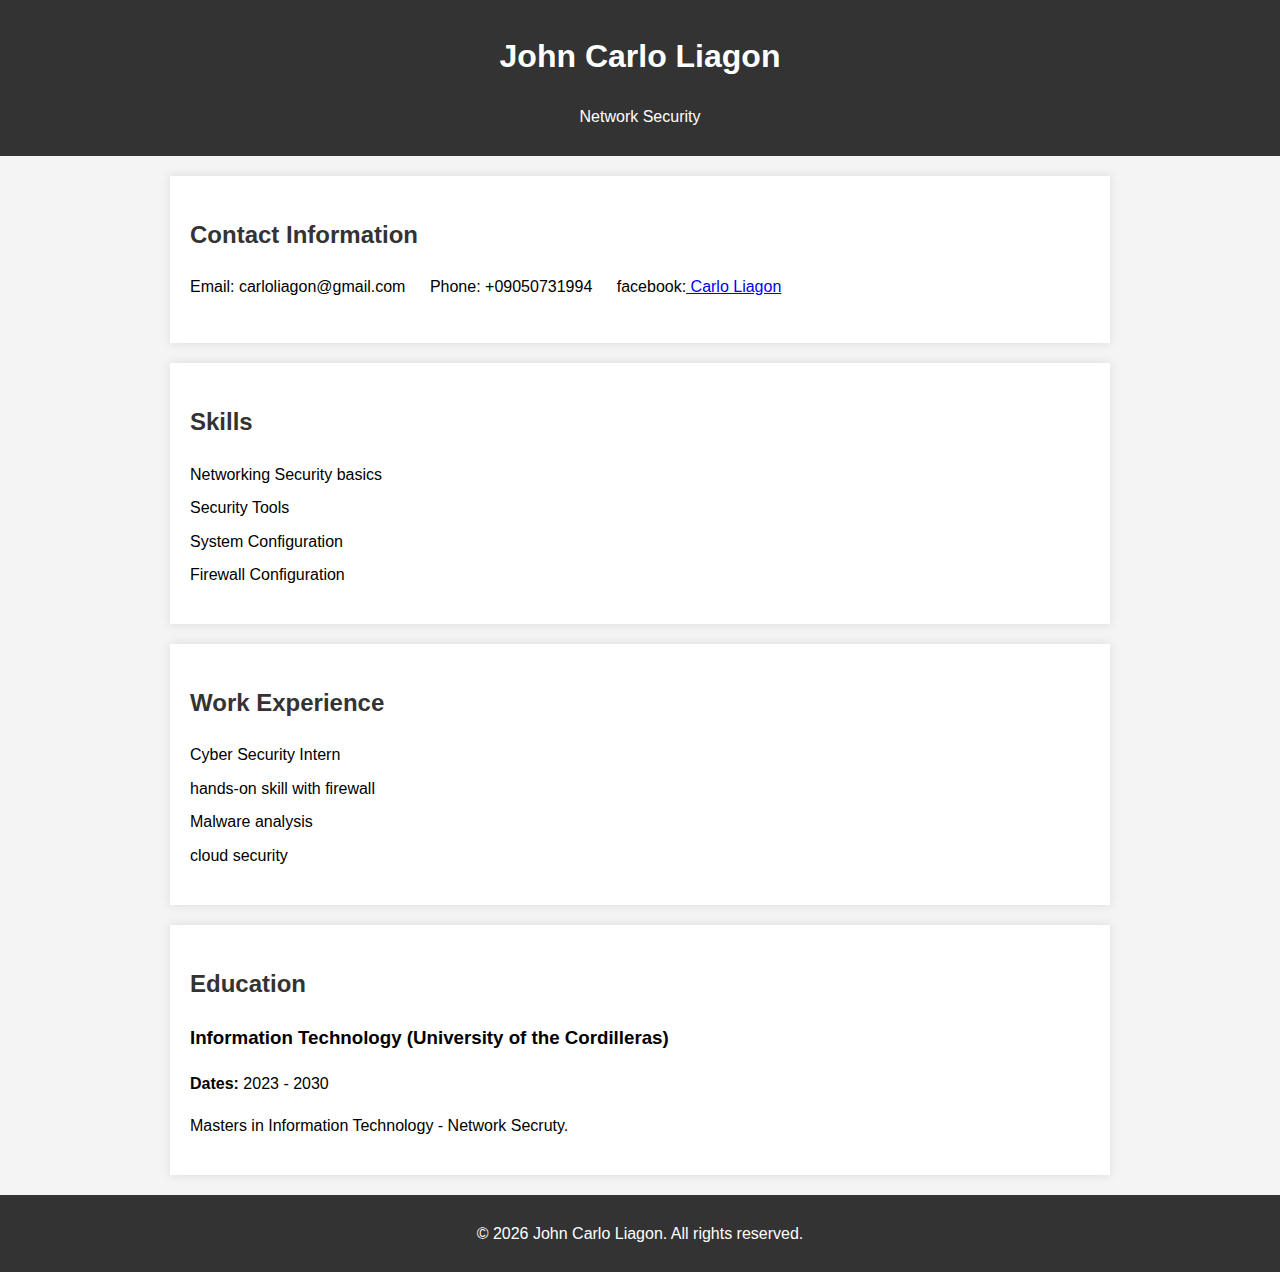
<file: index.html>
<!DOCTYPE html>
<html lang="en">
<head>
    <meta charset="UTF-8">
    <meta name="viewport" content="width=device-width, initial-scale=1.0">
    <title>Your Name - Resume</title>
    <style>
        body {
            font-family: Arial, sans-serif;
            line-height: 1.6;
            margin: 0;
            padding: 0;
            background-color: #f4f4f4;
        }
        header {
            background-color: #333;
            color: white;
            text-align: center;
            padding: 10px 0;
        }
        section {
            max-width: 900px;
            margin: 20px auto;
            padding: 20px;
            background-color: white;
            box-shadow: 0 0 10px rgba(0, 0, 0, 0.1);
        }
        h2 {
            color: #333;
        }
        ul {
            list-style-type: none;
            padding: 0;
        }
        li {
            margin-bottom: 8px;
        }
        .contact-info li {
            display: inline-block;
            margin-right: 20px;
        }
        .skills, .experience, .education, .projects {
            margin-bottom: 20px;
        }
        footer {
            text-align: center;
            padding: 10px;
            background-color: #333;
            color: white;
        }
    </style>
</head>
<body>

<header>
    <h1>John Carlo Liagon</h1>
    <p>Network Security</p>
</header>

<section>
    <h2>Contact Information</h2>
    <ul class="contact-info">
        <li>Email: carloliagon@gmail.com</li>
        <li>Phone: +09050731994</li>
        <li>facebook:<a href="https://www.facebook.com/carlo liagon"> Carlo Liagon</a></li>
    </ul>
</section>

<section class="skills">
    <h2>Skills</h2>
    <ul>
        <li>Networking Security basics</li>
        <li>Security Tools</li>
        <li>System Configuration</li>
        <li>Firewall Configuration</li>
    </ul>
</section>

<section class="experience">
    <h2>Work Experience</h2>
    <ul>
        <li>Cyber Security Intern</li>
        <li>hands-on skill with firewall</li>
        <li>Malware analysis</li>
        <li>cloud security</li>
        
    </ul>

</section>

<section class="education">
    <h2>Education</h2>
    <h3>Information Technology (University of the Cordilleras)</h3>
    <p><strong>Dates:</strong> 2023 - 2030</p>
    <p>Masters in Information Technology - Network Secruty.</p>
</section>


<footer>
    <p>&copy; 2026 John Carlo Liagon. All rights reserved.</p>
</footer>

</body>
</html>
</file>
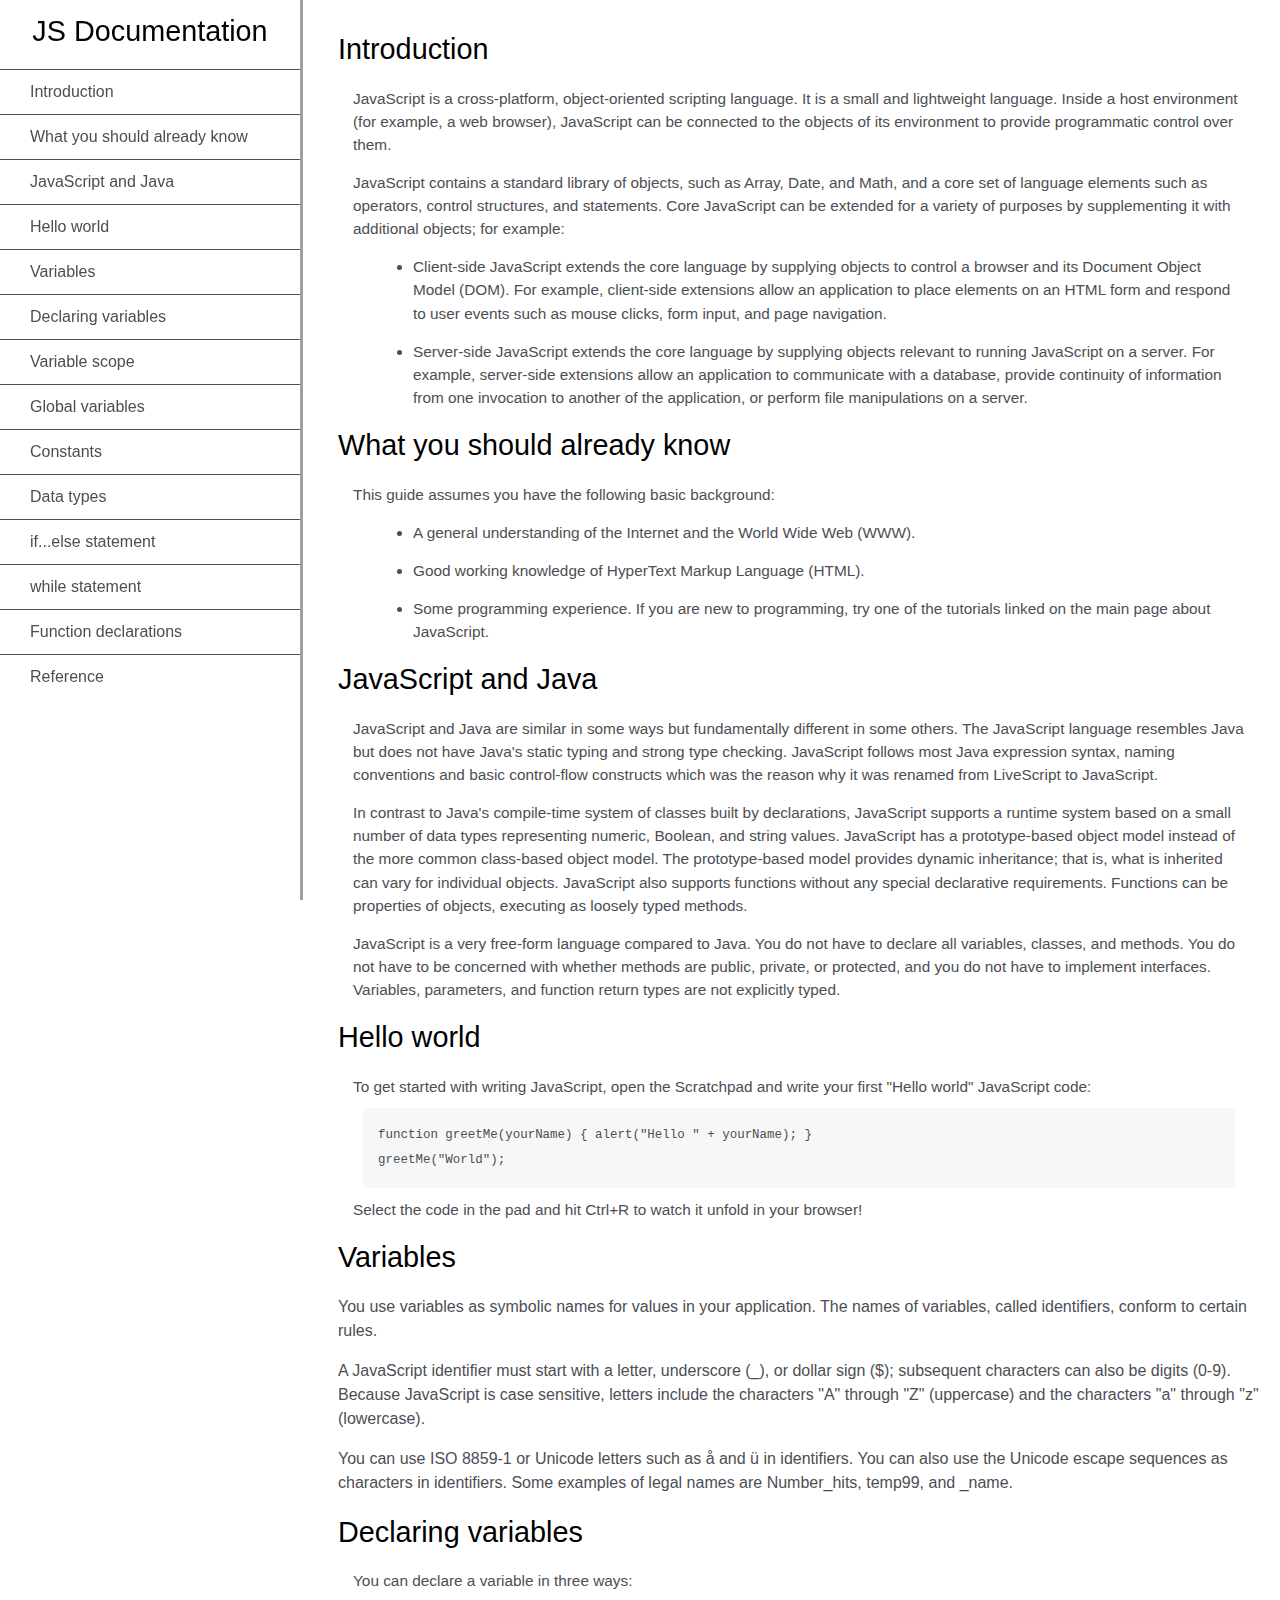
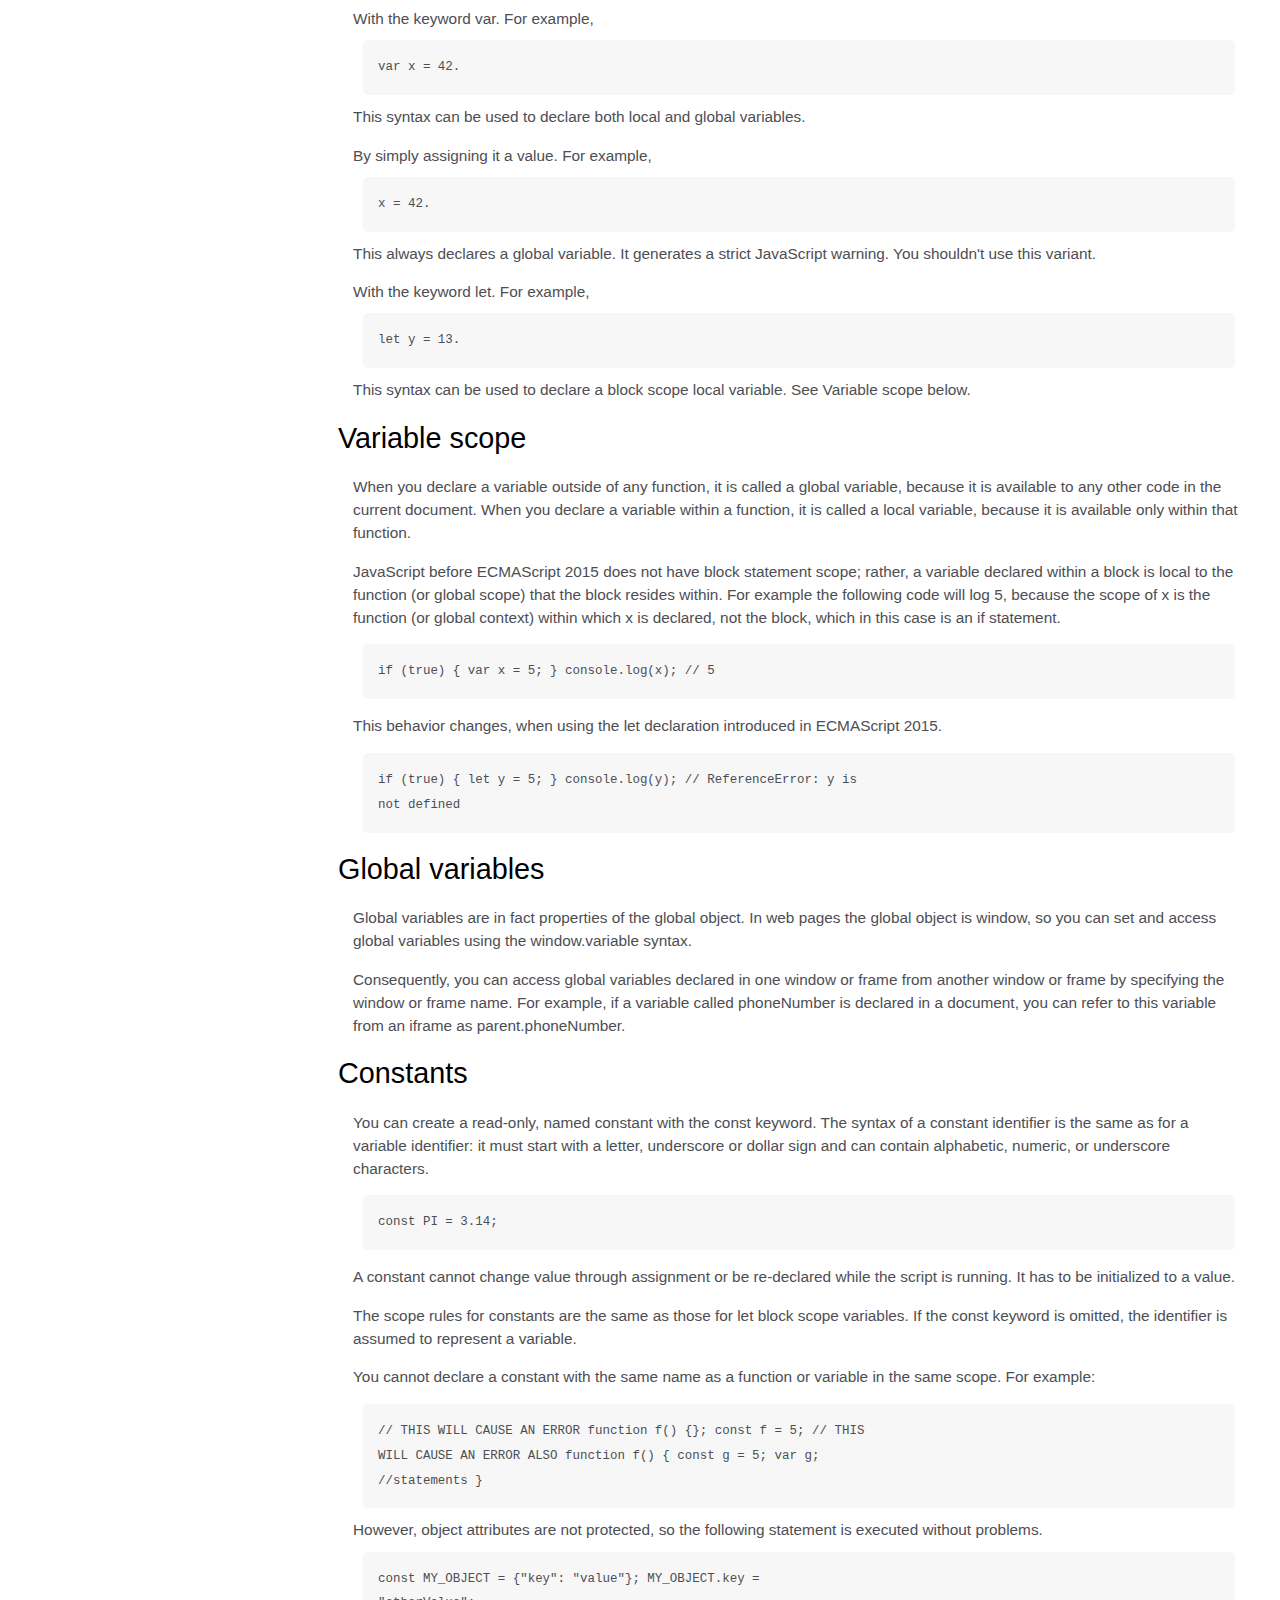
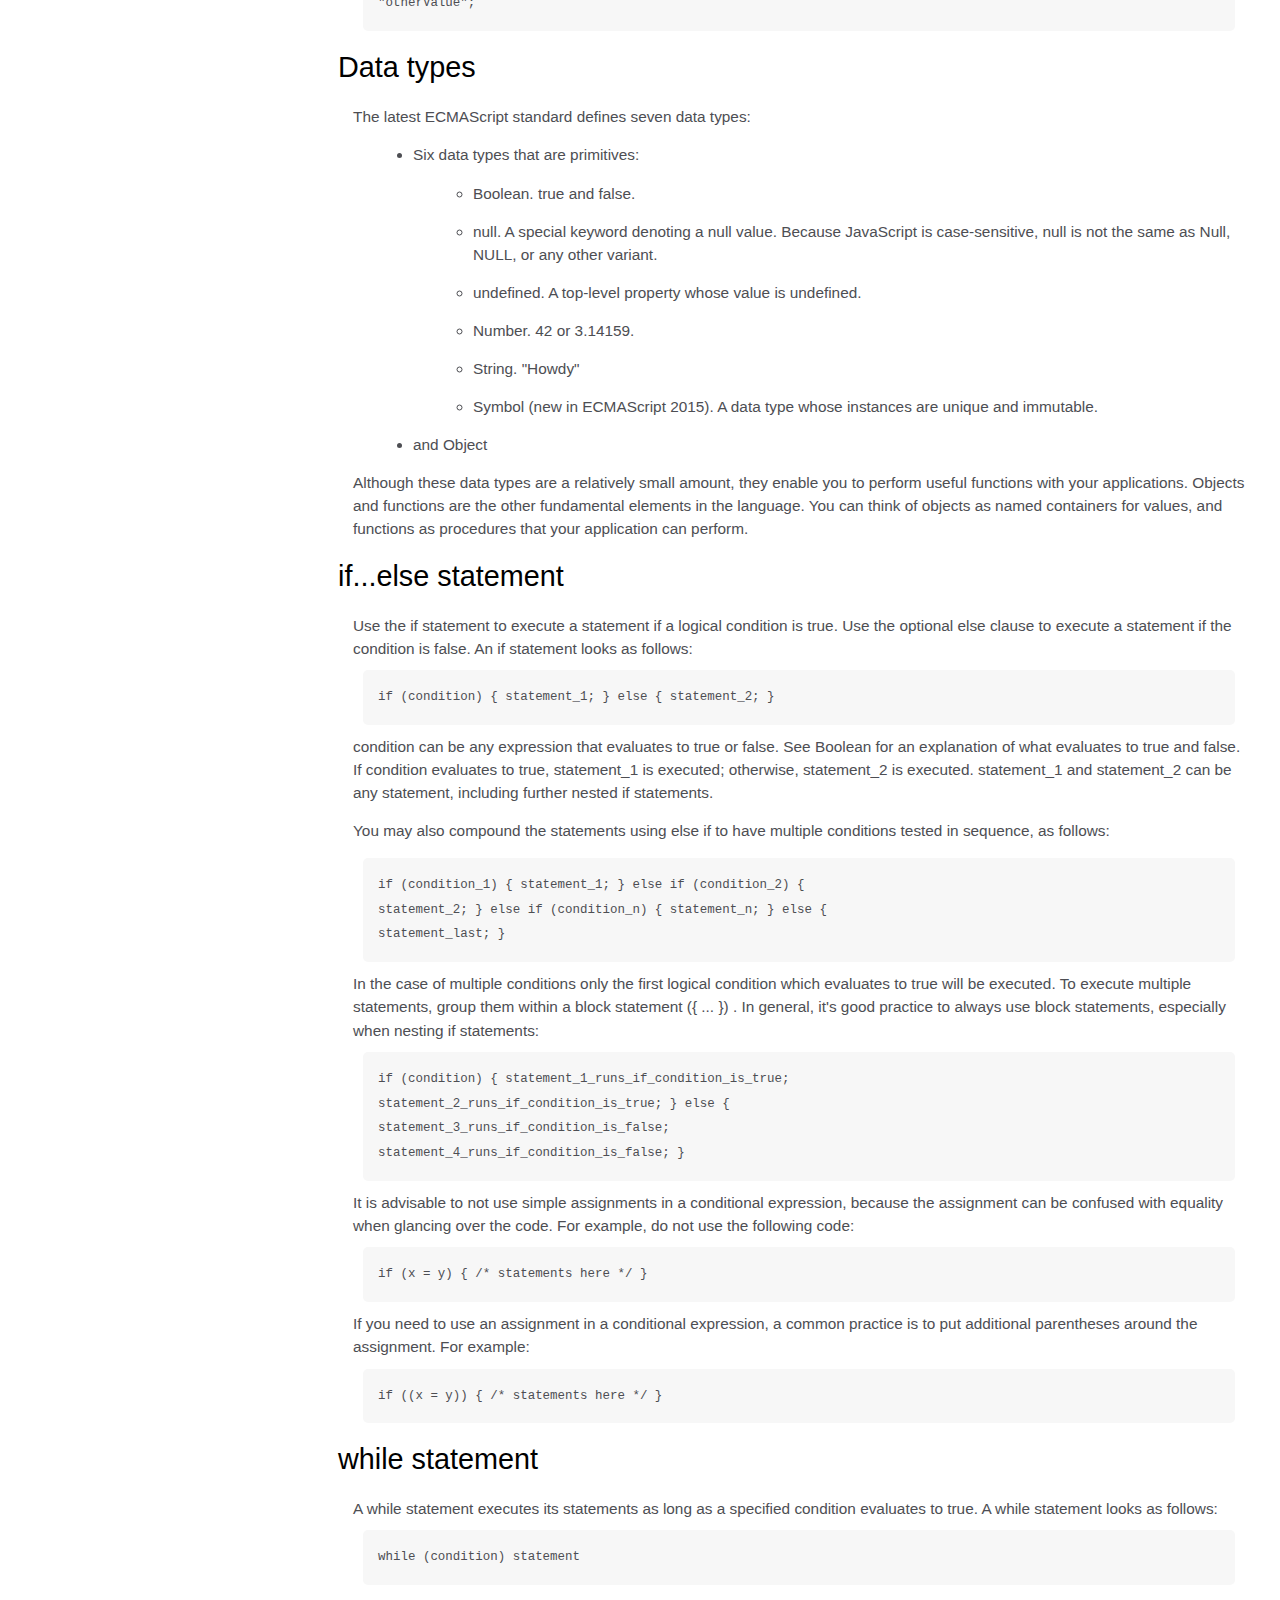
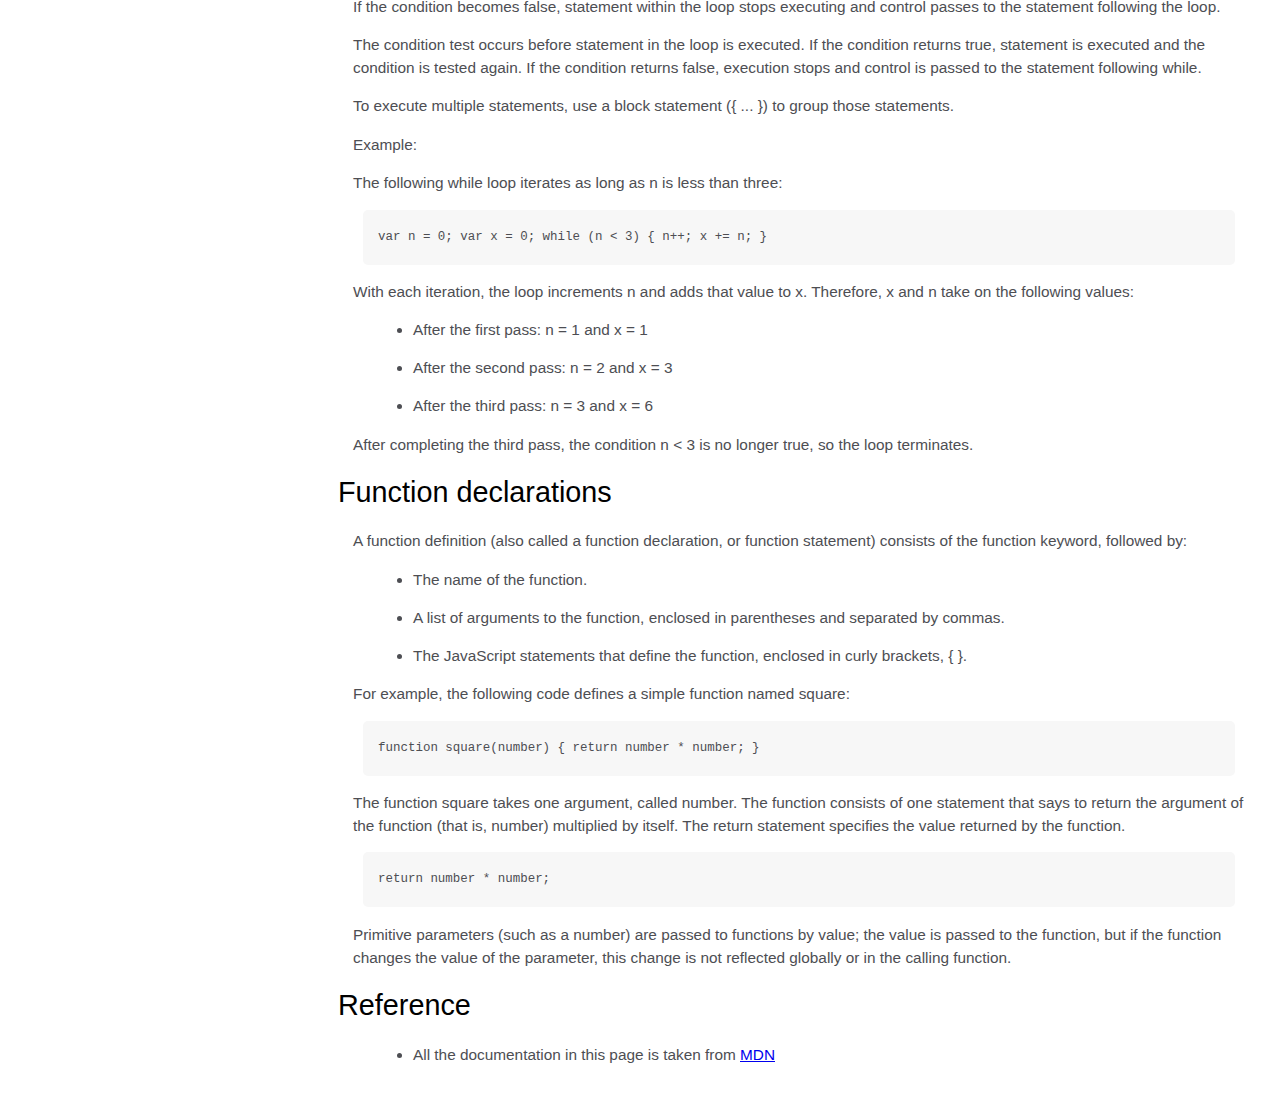
<file: Resume/techdoc.html>
<!DOCTYPE html>
<html>
  <head>
    <link rel="stylesheet" href="css/techdoc.css" />
  </head>
  <body>
    <nav id="navbar">
      <header>JS Documentation</header>
      <ul>
        <li><a class="nav-link" href="#Introduction">Introduction</a></li>
        <li>
          <a class="nav-link" href="#What_you_should_already_know"
            >What you should already know</a
          >
        </li>
        <li>
          <a class="nav-link" href="#JavaScript_and_Java"
            >JavaScript and Java</a
          >
        </li>
        <li><a class="nav-link" href="#Hello_world">Hello world</a></li>
        <li><a class="nav-link" href="#Variables">Variables</a></li>
        <li>
          <a class="nav-link" href="#Declaring_variables"
            >Declaring variables</a
          >
        </li>
        <li><a class="nav-link" href="#Variable_scope">Variable scope</a></li>
        <li>
          <a class="nav-link" href="#Global_variables">Global variables</a>
        </li>
        <li><a class="nav-link" href="#Constants">Constants</a></li>
        <li><a class="nav-link" href="#Data_types">Data types</a></li>
        <li>
          <a class="nav-link" href="#if...else_statement"
            >if...else statement</a
          >
        </li>
        <li><a class="nav-link" href="#while_statement">while statement</a></li>
        <li>
          <a class="nav-link" href="#Function_declarations"
            >Function declarations</a
          >
        </li>
        <li><a class="nav-link" href="#Reference">Reference</a></li>
      </ul>
    </nav>
    <main id="main-doc">
      <section class="main-section" id="Introduction">
        <header>Introduction</header>
        <article>
          <p>
            JavaScript is a cross-platform, object-oriented scripting language.
            It is a small and lightweight language. Inside a host environment
            (for example, a web browser), JavaScript can be connected to the
            objects of its environment to provide programmatic control over
            them.
          </p>

          <p>
            JavaScript contains a standard library of objects, such as Array,
            Date, and Math, and a core set of language elements such as
            operators, control structures, and statements. Core JavaScript can
            be extended for a variety of purposes by supplementing it with
            additional objects; for example:
          </p>
          <ul>
            <li>
              Client-side JavaScript extends the core language by supplying
              objects to control a browser and its Document Object Model (DOM).
              For example, client-side extensions allow an application to place
              elements on an HTML form and respond to user events such as mouse
              clicks, form input, and page navigation.
            </li>
            <li>
              Server-side JavaScript extends the core language by supplying
              objects relevant to running JavaScript on a server. For example,
              server-side extensions allow an application to communicate with a
              database, provide continuity of information from one invocation to
              another of the application, or perform file manipulations on a
              server.
            </li>
          </ul>
        </article>
      </section>
      <section class="main-section" id="What_you_should_already_know">
        <header>What you should already know</header>
        <article>
          <p>This guide assumes you have the following basic background:</p>

          <ul>
            <li>
              A general understanding of the Internet and the World Wide Web
              (WWW).
            </li>
            <li>Good working knowledge of HyperText Markup Language (HTML).</li>
            <li>
              Some programming experience. If you are new to programming, try
              one of the tutorials linked on the main page about JavaScript.
            </li>
          </ul>
        </article>
      </section>
      <section class="main-section" id="JavaScript_and_Java">
        <header>JavaScript and Java</header>
        <article>
          <p>
            JavaScript and Java are similar in some ways but fundamentally
            different in some others. The JavaScript language resembles Java but
            does not have Java's static typing and strong type checking.
            JavaScript follows most Java expression syntax, naming conventions
            and basic control-flow constructs which was the reason why it was
            renamed from LiveScript to JavaScript.
          </p>

          <p>
            In contrast to Java's compile-time system of classes built by
            declarations, JavaScript supports a runtime system based on a small
            number of data types representing numeric, Boolean, and string
            values. JavaScript has a prototype-based object model instead of the
            more common class-based object model. The prototype-based model
            provides dynamic inheritance; that is, what is inherited can vary
            for individual objects. JavaScript also supports functions without
            any special declarative requirements. Functions can be properties of
            objects, executing as loosely typed methods.
          </p>
          <p>
            JavaScript is a very free-form language compared to Java. You do not
            have to declare all variables, classes, and methods. You do not have
            to be concerned with whether methods are public, private, or
            protected, and you do not have to implement interfaces. Variables,
            parameters, and function return types are not explicitly typed.
          </p>
        </article>
      </section>
      <section class="main-section" id="Hello_world">
        <header>Hello world</header>
        <article>
          To get started with writing JavaScript, open the Scratchpad and write
          your first "Hello world" JavaScript code:
          <code
            >function greetMe(yourName) { alert("Hello " + yourName); }
            greetMe("World");
          </code>

          Select the code in the pad and hit Ctrl+R to watch it unfold in your
          browser!
        </article>
      </section>
      <section class="main-section" id="Variables">
        <header>Variables</header>
        <p>
          You use variables as symbolic names for values in your application.
          The names of variables, called identifiers, conform to certain rules.
        </p>
        <p>
          A JavaScript identifier must start with a letter, underscore (_), or
          dollar sign ($); subsequent characters can also be digits (0-9).
          Because JavaScript is case sensitive, letters include the characters
          "A" through "Z" (uppercase) and the characters "a" through "z"
          (lowercase).
        </p>
        <p>
          You can use ISO 8859-1 or Unicode letters such as å and ü in
          identifiers. You can also use the Unicode escape sequences as
          characters in identifiers. Some examples of legal names are
          Number_hits, temp99, and _name.
        </p>
      </section>
      <section class="main-section" id="Declaring_variables">
        <header>Declaring variables</header>
        <article>
          You can declare a variable in three ways:
          <p>
            With the keyword var. For example, <code>var x = 42.</code> This
            syntax can be used to declare both local and global variables.
          </p>
          <p>
            By simply assigning it a value. For example,
            <code>x = 42.</code> This always declares a global variable. It
            generates a strict JavaScript warning. You shouldn't use this
            variant.
          </p>
          <p>
            With the keyword let. For example,<code> let y = 13.</code> This
            syntax can be used to declare a block scope local variable. See
            Variable scope below.
          </p>
        </article>
      </section>
      <section class="main-section" id="Variable_scope">
        <header>Variable scope</header>
        <article>
          <p>
            When you declare a variable outside of any function, it is called a
            global variable, because it is available to any other code in the
            current document. When you declare a variable within a function, it
            is called a local variable, because it is available only within that
            function.
          </p>

          <p>
            JavaScript before ECMAScript 2015 does not have block statement
            scope; rather, a variable declared within a block is local to the
            function (or global scope) that the block resides within. For
            example the following code will log 5, because the scope of x is the
            function (or global context) within which x is declared, not the
            block, which in this case is an if statement.
          </p>
          <code>if (true) { var x = 5; } console.log(x); // 5</code>
          <p>
            This behavior changes, when using the let declaration introduced in
            ECMAScript 2015.
          </p>

          <code
            >if (true) { let y = 5; } console.log(y); // ReferenceError: y is
            not defined</code
          >
        </article>
      </section>
      <section class="main-section" id="Global_variables">
        <header>Global variables</header>
        <article>
          <p>
            Global variables are in fact properties of the global object. In web
            pages the global object is window, so you can set and access global
            variables using the window.variable syntax.
          </p>

          <p>
            Consequently, you can access global variables declared in one window
            or frame from another window or frame by specifying the window or
            frame name. For example, if a variable called phoneNumber is
            declared in a document, you can refer to this variable from an
            iframe as parent.phoneNumber.
          </p>
        </article>
      </section>
      <section class="main-section" id="Constants">
        <header>Constants</header>
        <article>
          <p>
            You can create a read-only, named constant with the const keyword.
            The syntax of a constant identifier is the same as for a variable
            identifier: it must start with a letter, underscore or dollar sign
            and can contain alphabetic, numeric, or underscore characters.
          </p>

          <code>const PI = 3.14;</code>
          <p>
            A constant cannot change value through assignment or be re-declared
            while the script is running. It has to be initialized to a value.
          </p>

          <p>
            The scope rules for constants are the same as those for let block
            scope variables. If the const keyword is omitted, the identifier is
            assumed to represent a variable.
          </p>

          <p>
            You cannot declare a constant with the same name as a function or
            variable in the same scope. For example:
          </p>

          <code
            >// THIS WILL CAUSE AN ERROR function f() {}; const f = 5; // THIS
            WILL CAUSE AN ERROR ALSO function f() { const g = 5; var g;
            //statements }</code
          >
          However, object attributes are not protected, so the following
          statement is executed without problems.
          <code
            >const MY_OBJECT = {"key": "value"}; MY_OBJECT.key =
            "otherValue";</code
          >
        </article>
      </section>
      <section class="main-section" id="Data_types">
        <header>Data types</header>
        <article>
          <p>The latest ECMAScript standard defines seven data types:</p>
          <ul>
            <li>
              <p>Six data types that are primitives:</p>
              <ul>
                <li>Boolean. true and false.</li>
                <li>
                  null. A special keyword denoting a null value. Because
                  JavaScript is case-sensitive, null is not the same as Null,
                  NULL, or any other variant.
                </li>
                <li>
                  undefined. A top-level property whose value is undefined.
                </li>
                <li>Number. 42 or 3.14159.</li>
                <li>String. "Howdy"</li>
                <li>
                  Symbol (new in ECMAScript 2015). A data type whose instances
                  are unique and immutable.
                </li>
              </ul>
            </li>

            <li>and Object</li>
          </ul>
          Although these data types are a relatively small amount, they enable
          you to perform useful functions with your applications. Objects and
          functions are the other fundamental elements in the language. You can
          think of objects as named containers for values, and functions as
          procedures that your application can perform.
        </article>
      </section>
      <section class="main-section" id="if...else_statement">
        <header>if...else statement</header>
        <article>
          Use the if statement to execute a statement if a logical condition is
          true. Use the optional else clause to execute a statement if the
          condition is false. An if statement looks as follows:

          <code>if (condition) { statement_1; } else { statement_2; }</code>
          condition can be any expression that evaluates to true or false. See
          Boolean for an explanation of what evaluates to true and false. If
          condition evaluates to true, statement_1 is executed; otherwise,
          statement_2 is executed. statement_1 and statement_2 can be any
          statement, including further nested if statements.
          <p>
            You may also compound the statements using else if to have multiple
            conditions tested in sequence, as follows:
          </p>
          <code
            >if (condition_1) { statement_1; } else if (condition_2) {
            statement_2; } else if (condition_n) { statement_n; } else {
            statement_last; }
          </code>
          In the case of multiple conditions only the first logical condition
          which evaluates to true will be executed. To execute multiple
          statements, group them within a block statement ({ ... }) . In
          general, it's good practice to always use block statements, especially
          when nesting if statements:

          <code
            >if (condition) { statement_1_runs_if_condition_is_true;
            statement_2_runs_if_condition_is_true; } else {
            statement_3_runs_if_condition_is_false;
            statement_4_runs_if_condition_is_false; }</code
          >
          It is advisable to not use simple assignments in a conditional
          expression, because the assignment can be confused with equality when
          glancing over the code. For example, do not use the following code:
          <code>if (x = y) { /* statements here */ }</code> If you need to use
          an assignment in a conditional expression, a common practice is to put
          additional parentheses around the assignment. For example:

          <code>if ((x = y)) { /* statements here */ }</code>
        </article>
      </section>
      <section class="main-section" id="while_statement">
        <header>while statement</header>
        <article>
          A while statement executes its statements as long as a specified
          condition evaluates to true. A while statement looks as follows:

          <code>while (condition) statement</code> If the condition becomes
          false, statement within the loop stops executing and control passes to
          the statement following the loop.

          <p>
            The condition test occurs before statement in the loop is executed.
            If the condition returns true, statement is executed and the
            condition is tested again. If the condition returns false, execution
            stops and control is passed to the statement following while.
          </p>

          <p>
            To execute multiple statements, use a block statement ({ ... }) to
            group those statements.
          </p>

          Example:

          <p>
            The following while loop iterates as long as n is less than three:
          </p>

          <code>var n = 0; var x = 0; while (n &lt; 3) { n++; x += n; }</code>
          <p>
            With each iteration, the loop increments n and adds that value to x.
            Therefore, x and n take on the following values:
          </p>

          <ul>
            <li>After the first pass: n = 1 and x = 1</li>
            <li>After the second pass: n = 2 and x = 3</li>
            <li>After the third pass: n = 3 and x = 6</li>
          </ul>
          <p>
            After completing the third pass, the condition n &lt; 3 is no longer
            true, so the loop terminates.
          </p>
        </article>
      </section>
      <section class="main-section" id="Function_declarations">
        <header>Function declarations</header>
        <article>
          A function definition (also called a function declaration, or function
          statement) consists of the function keyword, followed by:

          <ul>
            <li>The name of the function.</li>
            <li>
              A list of arguments to the function, enclosed in parentheses and
              separated by commas.
            </li>
            <li>
              The JavaScript statements that define the function, enclosed in
              curly brackets, { }.
            </li>
          </ul>
          <p>
            For example, the following code defines a simple function named
            square:
          </p>

          <code>function square(number) { return number * number; }</code>
          <p>
            The function square takes one argument, called number. The function
            consists of one statement that says to return the argument of the
            function (that is, number) multiplied by itself. The return
            statement specifies the value returned by the function.
          </p>
          <code>return number * number;</code>
          <p>
            Primitive parameters (such as a number) are passed to functions by
            value; the value is passed to the function, but if the function
            changes the value of the parameter, this change is not reflected
            globally or in the calling function.
          </p>
        </article>
      </section>
      <section class="main-section" id="Reference">
        <header>Reference</header>
        <article>
          <ul>
            <li>
              All the documentation in this page is taken from
              <a
                href="https://developer.mozilla.org/en-US/docs/Web/JavaScript/Guide"
                target="_blank"
                >MDN</a
              >
            </li>
          </ul>
        </article>
      </section>
    </main>
  </body>
</html>
</file>
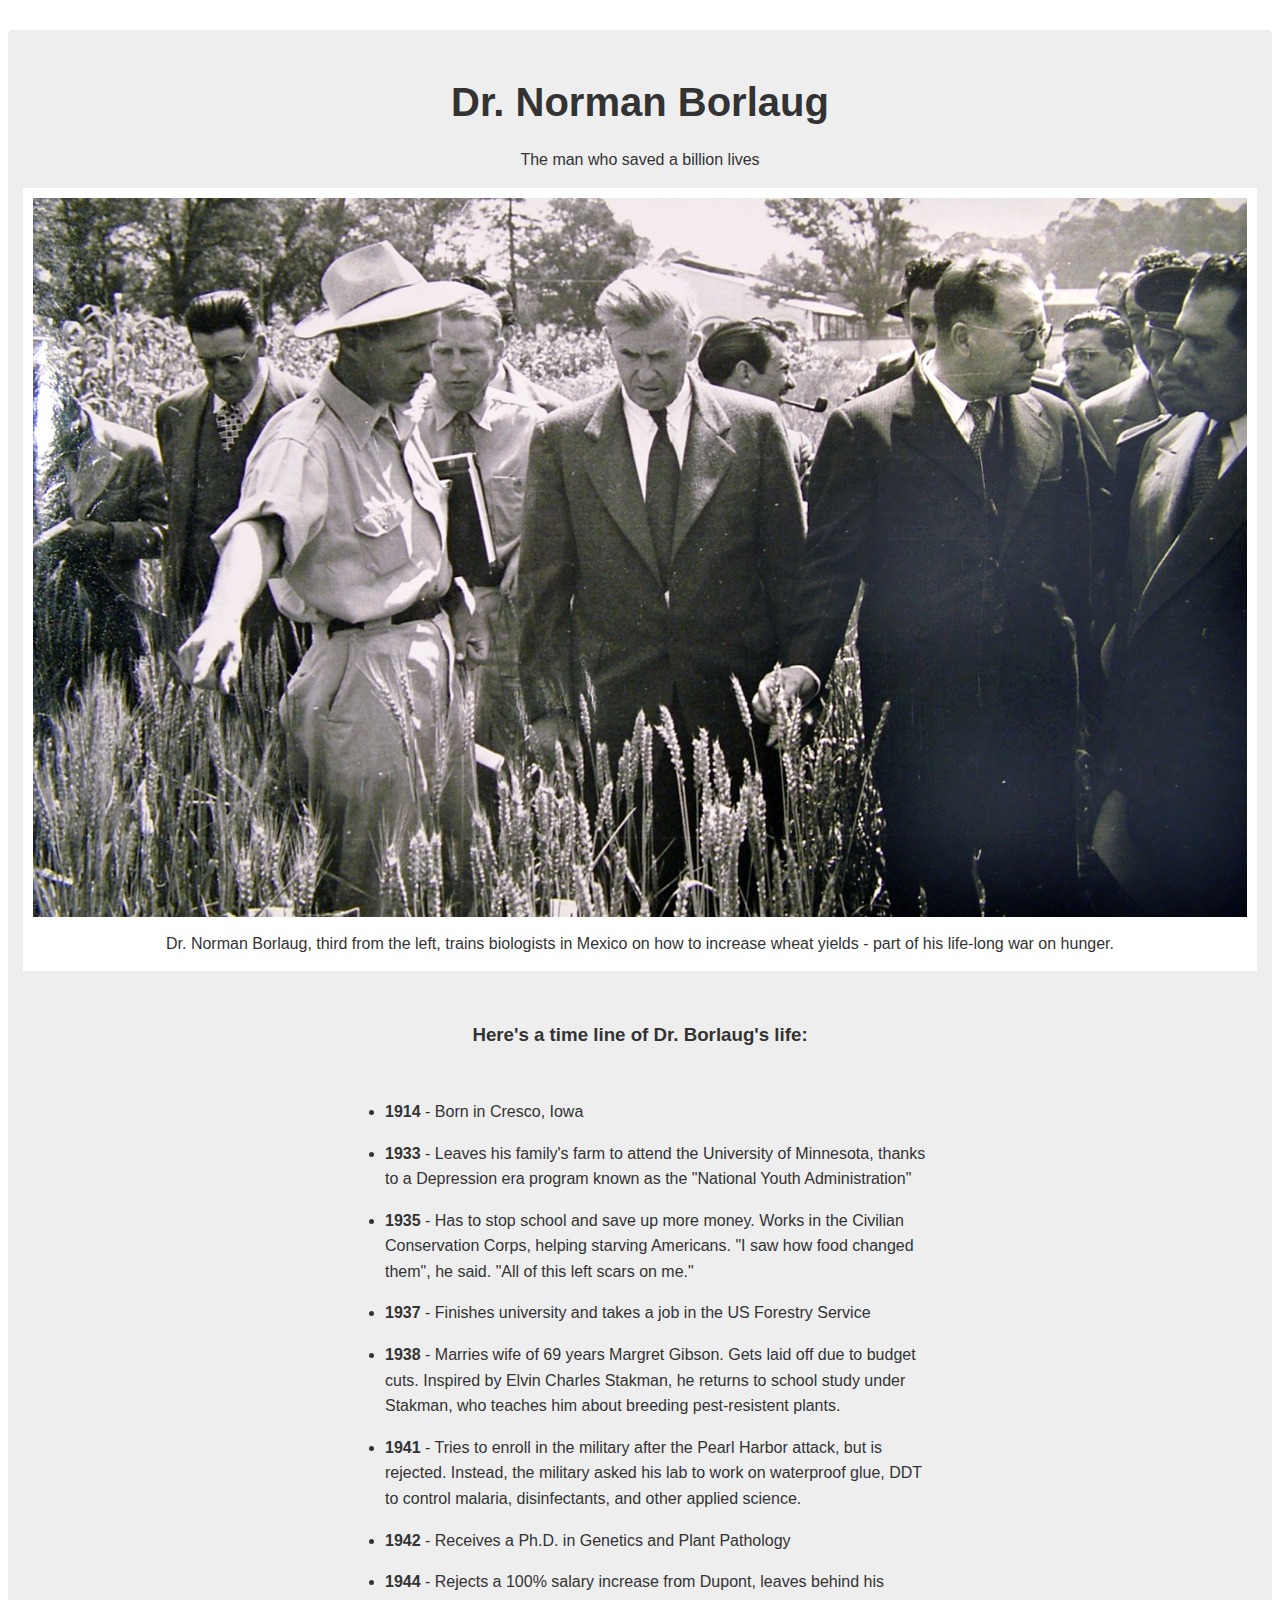
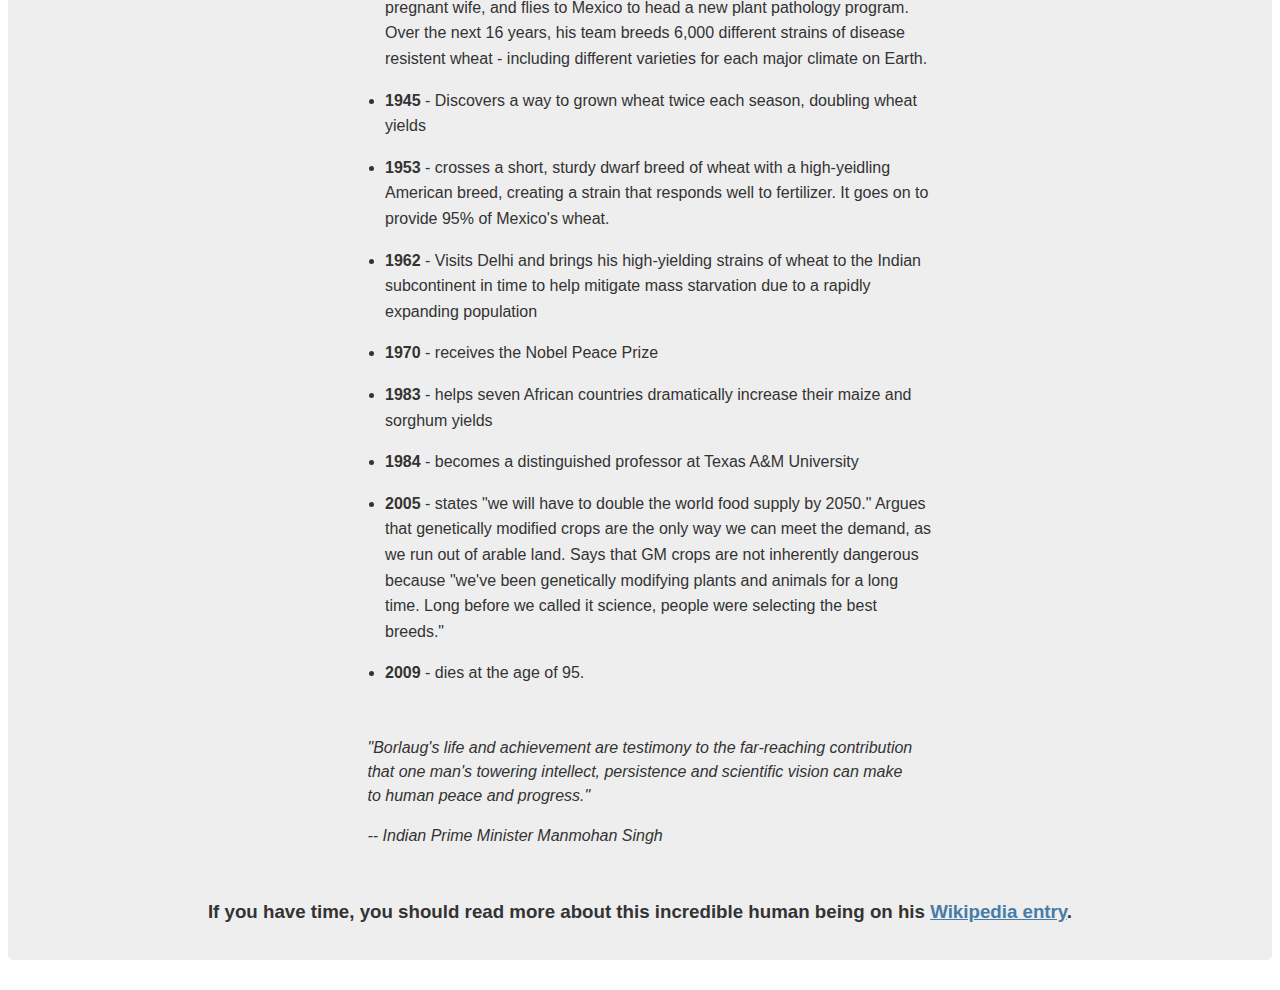
<file: Resume/trtibutepage.html>
<!DOCTYPE html>
<html>
  <head>
    <meta charset="UTF-8">
  <meta name="viewport" content="width=device-width, initial-scale=1.0">
  <meta name="description" content="Tribute Page Sample">
    <link rel="stylesheet" href="css/tributepage.css" >
    <link rel="icon" type="image/png" href="favicon.png">
    <title>Tribute Page</title>
  </head>
  <body>
    <main id="main">
      <h1 id="title">Dr. Norman Borlaug</h1>
      <p>The man who saved a billion lives</p>
      <figure id="img-div">
        <img
          id="image"
          src="images/norman.jpg"
          alt="Dr. Norman Borlaug seen standing in Mexican wheat field with a group of biologists"
        />
        <figcaption id="img-caption">
          Dr. Norman Borlaug, third from the left, trains biologists in Mexico
          on how to increase wheat yields - part of his life-long war on hunger.
        </figcaption>
      </figure>
      <section id="tribute-info">
        <h3 id="headline">Here's a time line of Dr. Borlaug's life:</h3>
        <ul>
          <li><strong>1914</strong> - Born in Cresco, Iowa</li>
          <li>
            <strong>1933</strong> - Leaves his family's farm to attend the
            University of Minnesota, thanks to a Depression era program known as
            the "National Youth Administration"
          </li>
          <li>
            <strong>1935</strong> - Has to stop school and save up more money.
            Works in the Civilian Conservation Corps, helping starving
            Americans. "I saw how food changed them", he said. "All of this left
            scars on me."
          </li>
          <li>
            <strong>1937</strong> - Finishes university and takes a job in the
            US Forestry Service
          </li>
          <li>
            <strong>1938</strong> - Marries wife of 69 years Margret Gibson.
            Gets laid off due to budget cuts. Inspired by Elvin Charles Stakman,
            he returns to school study under Stakman, who teaches him about
            breeding pest-resistent plants.
          </li>
          <li>
            <strong>1941</strong> - Tries to enroll in the military after the
            Pearl Harbor attack, but is rejected. Instead, the military asked
            his lab to work on waterproof glue, DDT to control malaria,
            disinfectants, and other applied science.
          </li>
          <li>
            <strong>1942</strong> - Receives a Ph.D. in Genetics and Plant
            Pathology
          </li>
          <li>
            <strong>1944</strong> - Rejects a 100% salary increase from Dupont,
            leaves behind his pregnant wife, and flies to Mexico to head a new
            plant pathology program. Over the next 16 years, his team breeds
            6,000 different strains of disease resistent wheat - including
            different varieties for each major climate on Earth.
          </li>
          <li>
            <strong>1945</strong> - Discovers a way to grown wheat twice each
            season, doubling wheat yields
          </li>
          <li>
            <strong>1953</strong> - crosses a short, sturdy dwarf breed of wheat
            with a high-yeidling American breed, creating a strain that responds
            well to fertilizer. It goes on to provide 95% of Mexico's wheat.
          </li>
          <li>
            <strong>1962</strong> - Visits Delhi and brings his high-yielding
            strains of wheat to the Indian subcontinent in time to help mitigate
            mass starvation due to a rapidly expanding population
          </li>
          <li><strong>1970</strong> - receives the Nobel Peace Prize</li>
          <li>
            <strong>1983</strong> - helps seven African countries dramatically
            increase their maize and sorghum yields
          </li>
          <li>
            <strong>1984</strong> - becomes a distinguished professor at Texas
            A&M University
          </li>
          <li>
            <strong>2005</strong> - states "we will have to double the world
            food supply by 2050." Argues that genetically modified crops are the
            only way we can meet the demand, as we run out of arable land. Says
            that GM crops are not inherently dangerous because "we've been
            genetically modifying plants and animals for a long time. Long
            before we called it science, people were selecting the best breeds."
          </li>
          <li><strong>2009</strong> - dies at the age of 95.</li>
        </ul>
        <blockquote>
          <p>
            "Borlaug's life and achievement are testimony to the far-reaching
            contribution that one man's towering intellect, persistence and
            scientific vision can make to human peace and progress."
          </p>
          <cite>-- Indian Prime Minister Manmohan Singh</cite>
        </blockquote>
        <h3>
          If you have time, you should read more about this incredible human
          being on his
          <a
            id="tribute-link"
            href="https://en.wikipedia.org/wiki/Norman_Borlaug"
            target="_blank"
            >Wikipedia entry</a
          >.
        </h3>
      </section>
    </main>
  </body>
</html>
</file>
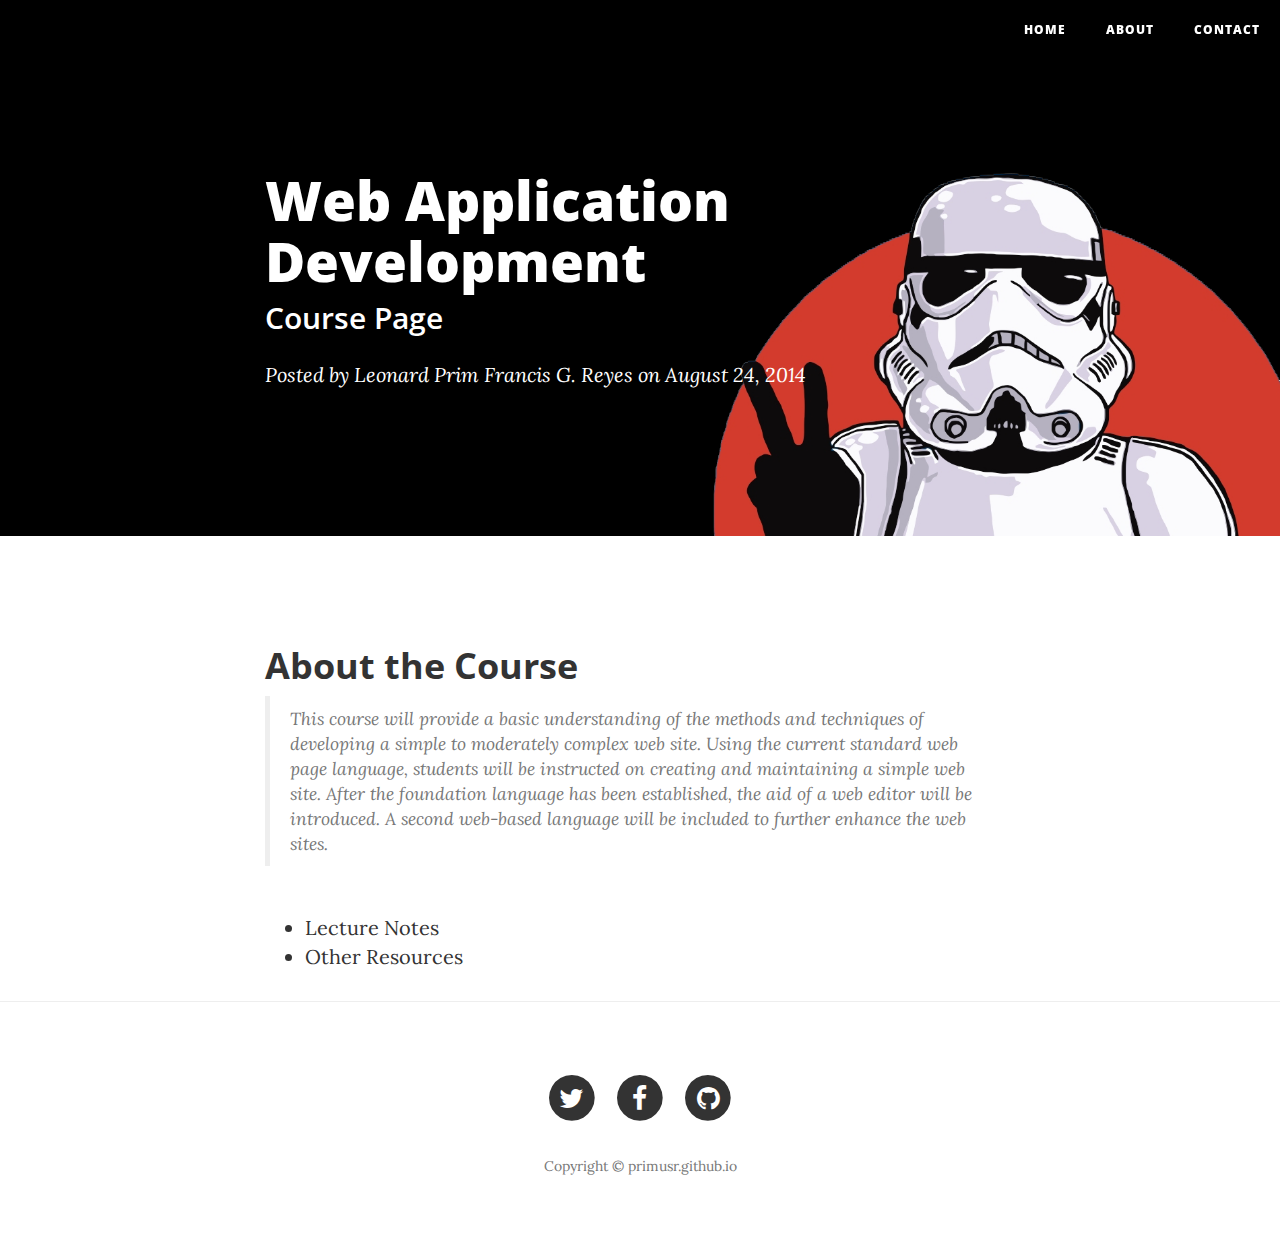
<file: Resume/webappdev.html>
<!DOCTYPE html>
<html lang="en">

<head>

    <meta charset="utf-8">
    <meta http-equiv="X-UA-Compatible" content="IE=edge">
    <meta name="viewport" content="width=device-width, initial-scale=1">
    <meta name="description" content="">
    <meta name="author" content="">

    <title>Web Application Development</title>

    <!-- Bootstrap Core CSS -->
    <link href="vendor/bootstrap/css/bootstrap.min.css" rel="stylesheet">

    <!-- Theme CSS -->
    <link href="css/clean-blog.min.css" rel="stylesheet">

    <!-- Custom Fonts -->
    <link href="vendor/font-awesome/css/font-awesome.min.css" rel="stylesheet" type="text/css">
    <link href='https://fonts.googleapis.com/css?family=Lora:400,700,400italic,700italic' rel='stylesheet' type='text/css'>
    <link href='https://fonts.googleapis.com/css?family=Open+Sans:300italic,400italic,600italic,700italic,800italic,400,300,600,700,800' rel='stylesheet' type='text/css'>

    <!-- HTML5 Shim and Respond.js IE8 support of HTML5 elements and media queries -->
    <!-- WARNING: Respond.js doesn't work if you view the page via file:// -->
    <!--[if lt IE 9]>
        <script src="https://oss.maxcdn.com/libs/html5shiv/3.7.0/html5shiv.js"></script>
        <script src="https://oss.maxcdn.com/libs/respond.js/1.4.2/respond.min.js"></script>
    <![endif]-->

</head>

<body>

    <!-- Navigation -->
    <nav class="navbar navbar-default navbar-custom navbar-fixed-top">
        <div class="container-fluid">
            <!-- Brand and toggle get grouped for better mobile display -->
            <div class="navbar-header page-scroll">
                <button type="button" class="navbar-toggle" data-toggle="collapse" data-target="#bs-example-navbar-collapse-1">
                    <span class="sr-only">Toggle navigation</span>
                    Menu <i class="fa fa-bars"></i>
                </button>
               
            </div>

            <!-- Collect the nav links, forms, and other content for toggling -->
            <div class="collapse navbar-collapse" id="bs-example-navbar-collapse-1">
                <ul class="nav navbar-nav navbar-right">
                    <li>
                        <a href="index.html">Home</a>
                    </li>
                    <li>
                        <a href="about.html">About</a>
                    </li>
                    
                    <li>
                        <a href="contact.html">Contact</a>
                    </li>
                </ul>
            </div>
            <!-- /.navbar-collapse -->
        </div>
        <!-- /.container -->
    </nav>

    <!-- Page Header -->
    <!-- Set your background image for this header on the line below. -->
    <header class="intro-header" style="background-image: url('img/intro.png')">
        <div class="container">
            <div class="row">
                <div class="col-lg-8 col-lg-offset-2 col-md-10 col-md-offset-1">
                    <div class="post-heading">
                        <h1>Web Application Development</h1>
                        <h2 class="subheading">Course Page</h2>
                        <span class="meta">Posted by <a href="#">Leonard Prim Francis G. Reyes</a> on August 24, 2014</span>
                    </div>
                </div>
            </div>
        </div>
    </header>

    <!-- Post Content -->
    <article>
        <div class="container">
            <div class="row">
                <div class="col-lg-8 col-lg-offset-2 col-md-10 col-md-offset-1">
                    <h2 class="section-heading">About the Course</h2>
                     <blockquote> This course will provide a basic understanding of the methods and techniques of developing a simple to moderately complex web site. Using the current standard web page language, students will be instructed on creating and maintaining a simple web site. After the foundation language has been established, the aid of a web editor will be introduced. A second web-based language will be included to further enhance the web sites.</blockquote>
                        
                     <br>   
                <ul>
                    <li ><a href="#">Lecture Notes</a></li>
                    <li><a href="#">Other Resources</li>
                    
                </ul>
                </div             </div>
        </div>
    </article>

    <hr>

    <!-- Footer -->
    <footer>
        <div class="container">
            <div class="row">
                <div class="col-lg-8 col-lg-offset-2 col-md-10 col-md-offset-1">
                    <ul class="list-inline text-center">
                        <li>
                            <a href="#">
                                <span class="fa-stack fa-lg">
                                    <i class="fa fa-circle fa-stack-2x"></i>
                                    <i class="fa fa-twitter fa-stack-1x fa-inverse"></i>
                                </span>
                            </a>
                        </li>
                        <li>
                            <a href="#">
                                <span class="fa-stack fa-lg">
                                    <i class="fa fa-circle fa-stack-2x"></i>
                                    <i class="fa fa-facebook fa-stack-1x fa-inverse"></i>
                                </span>
                            </a>
                        </li>
                        <li>
                            <a href="#">
                                <span class="fa-stack fa-lg">
                                    <i class="fa fa-circle fa-stack-2x"></i>
                                    <i class="fa fa-github fa-stack-1x fa-inverse"></i>
                                </span>
                            </a>
                        </li>
                    </ul>
                    <p class="copyright text-muted">Copyright &copy; primusr.github.io</p>
                </div>
            </div>
        </div>
    </footer>

    <!-- jQuery -->
    <script src="vendor/jquery/jquery.min.js"></script>

    <!-- Bootstrap Core JavaScript -->
    <script src="vendor/bootstrap/js/bootstrap.min.js"></script>

    <!-- Contact Form JavaScript -->
    <script src="js/jqBootstrapValidation.js"></script>
    <script src="js/contact_me.js"></script>

    <!-- Theme JavaScript -->
    <script src="js/clean-blog.min.js"></script>

</body>

</html>
</file>
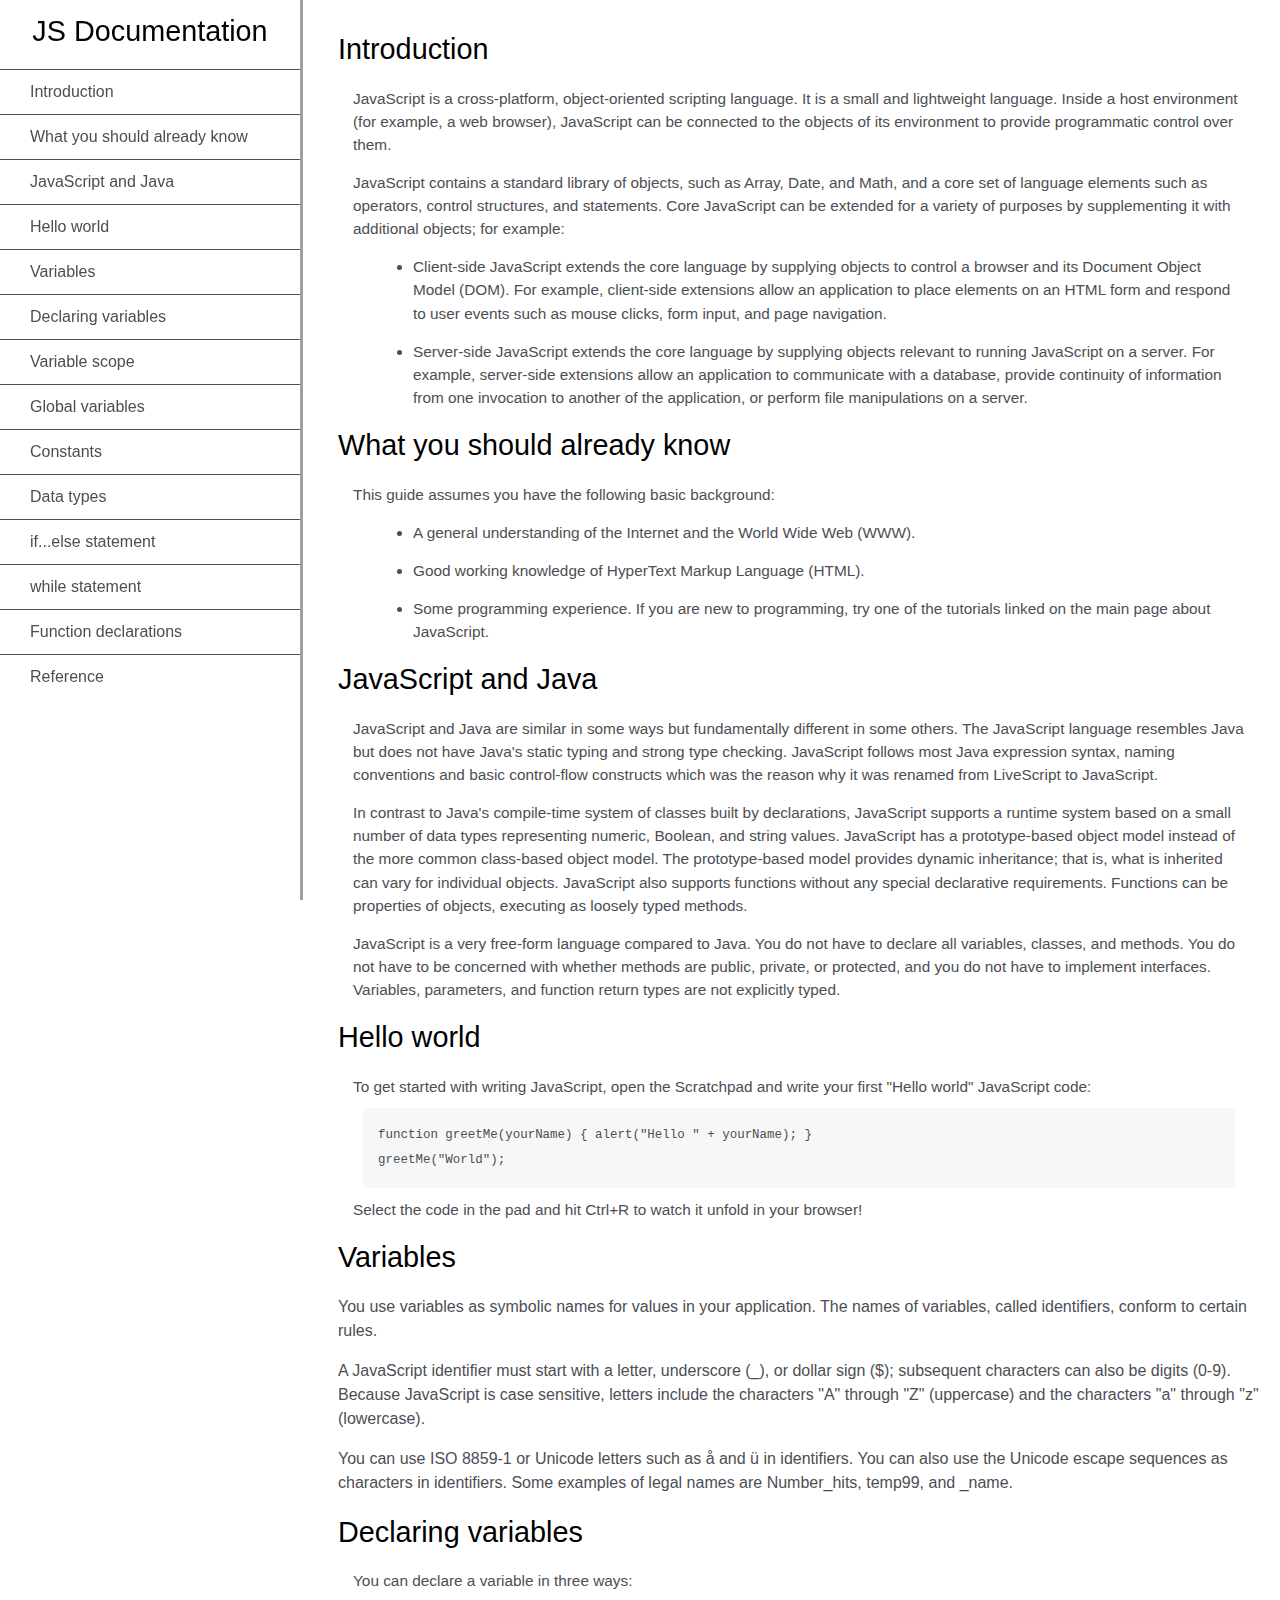
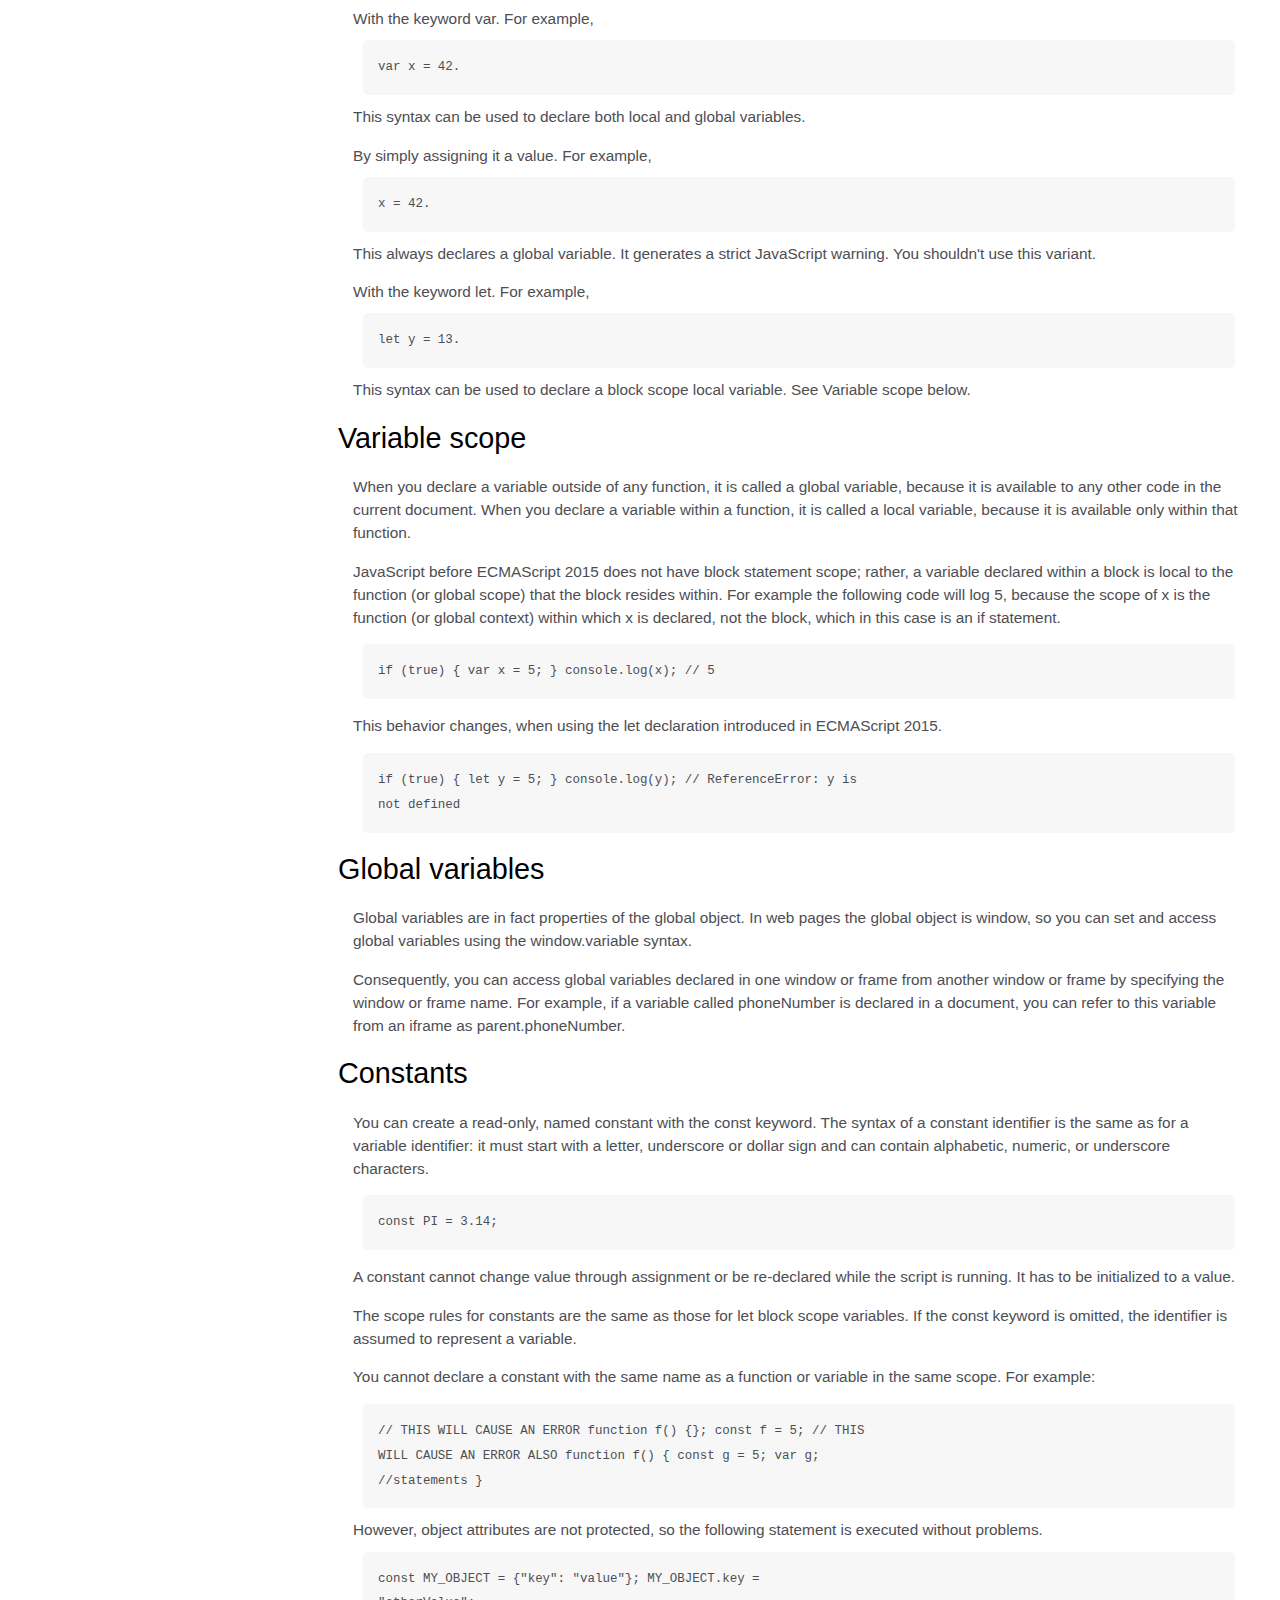
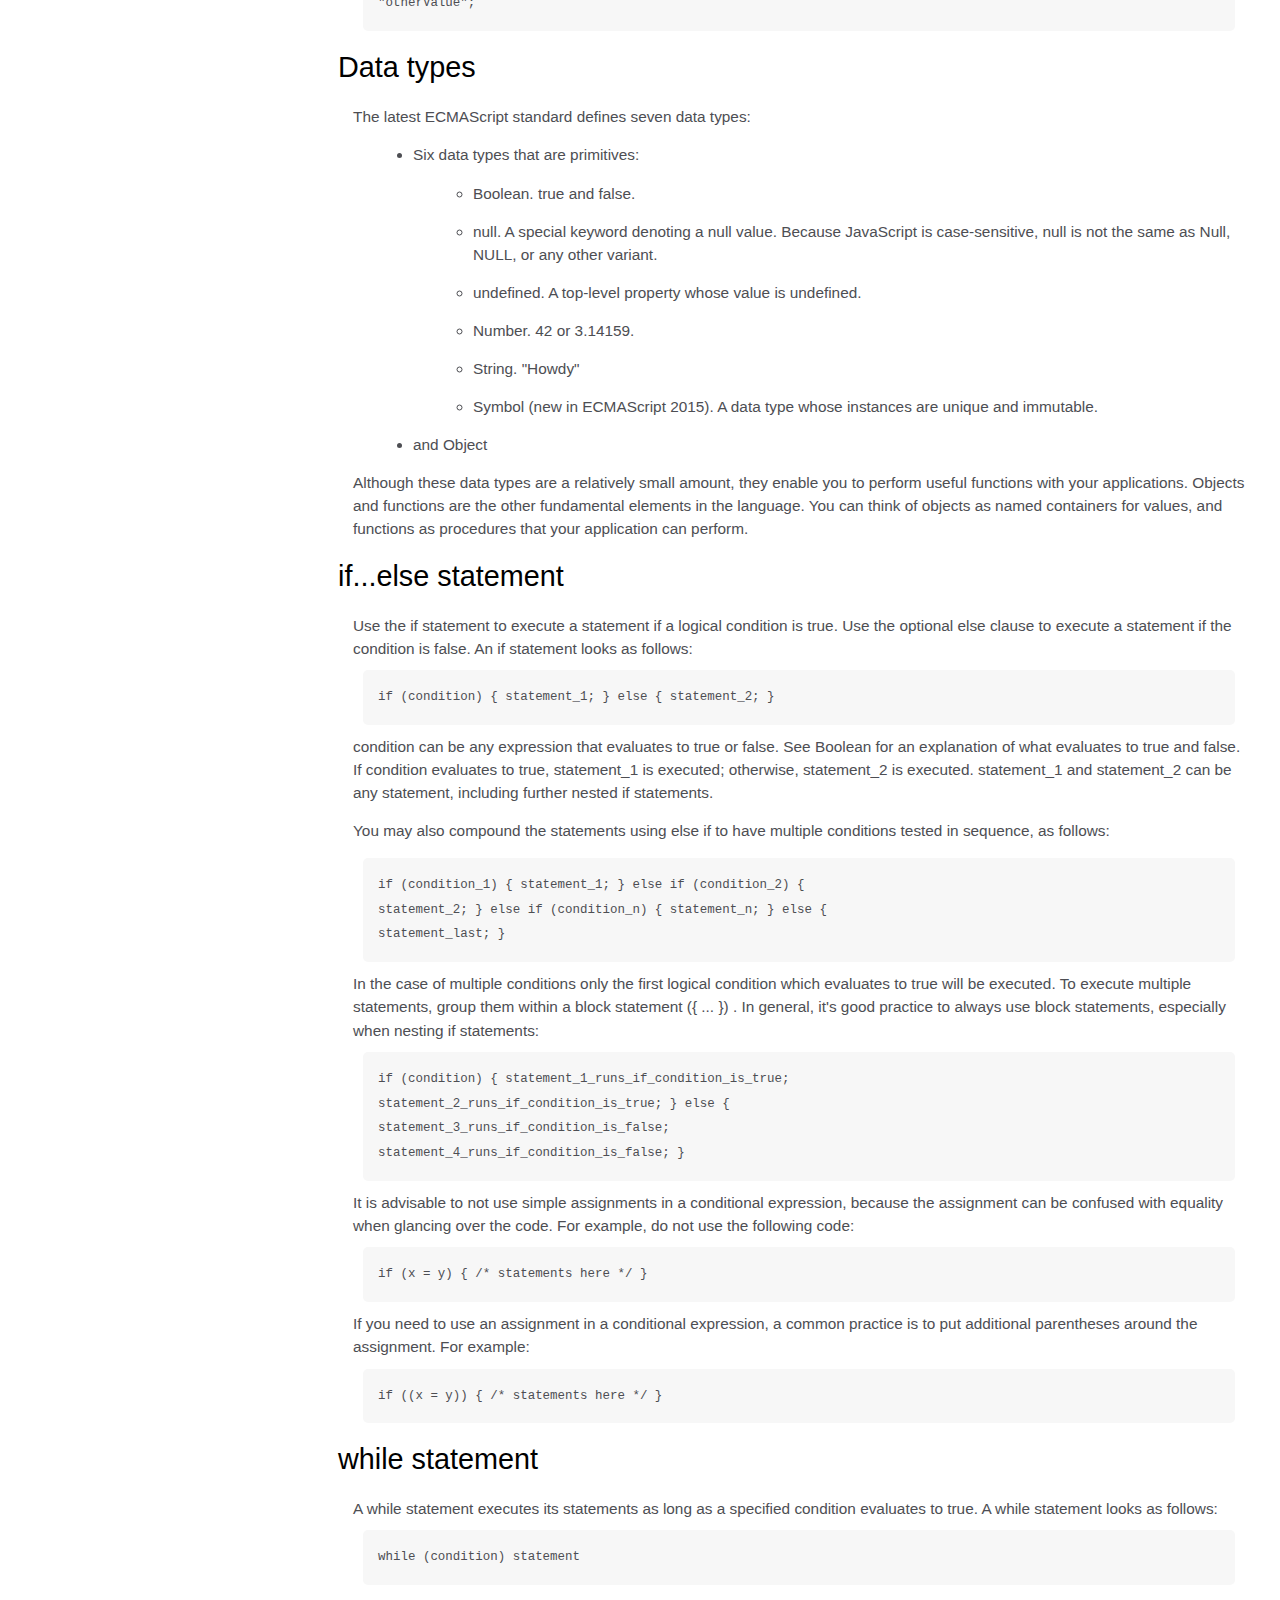
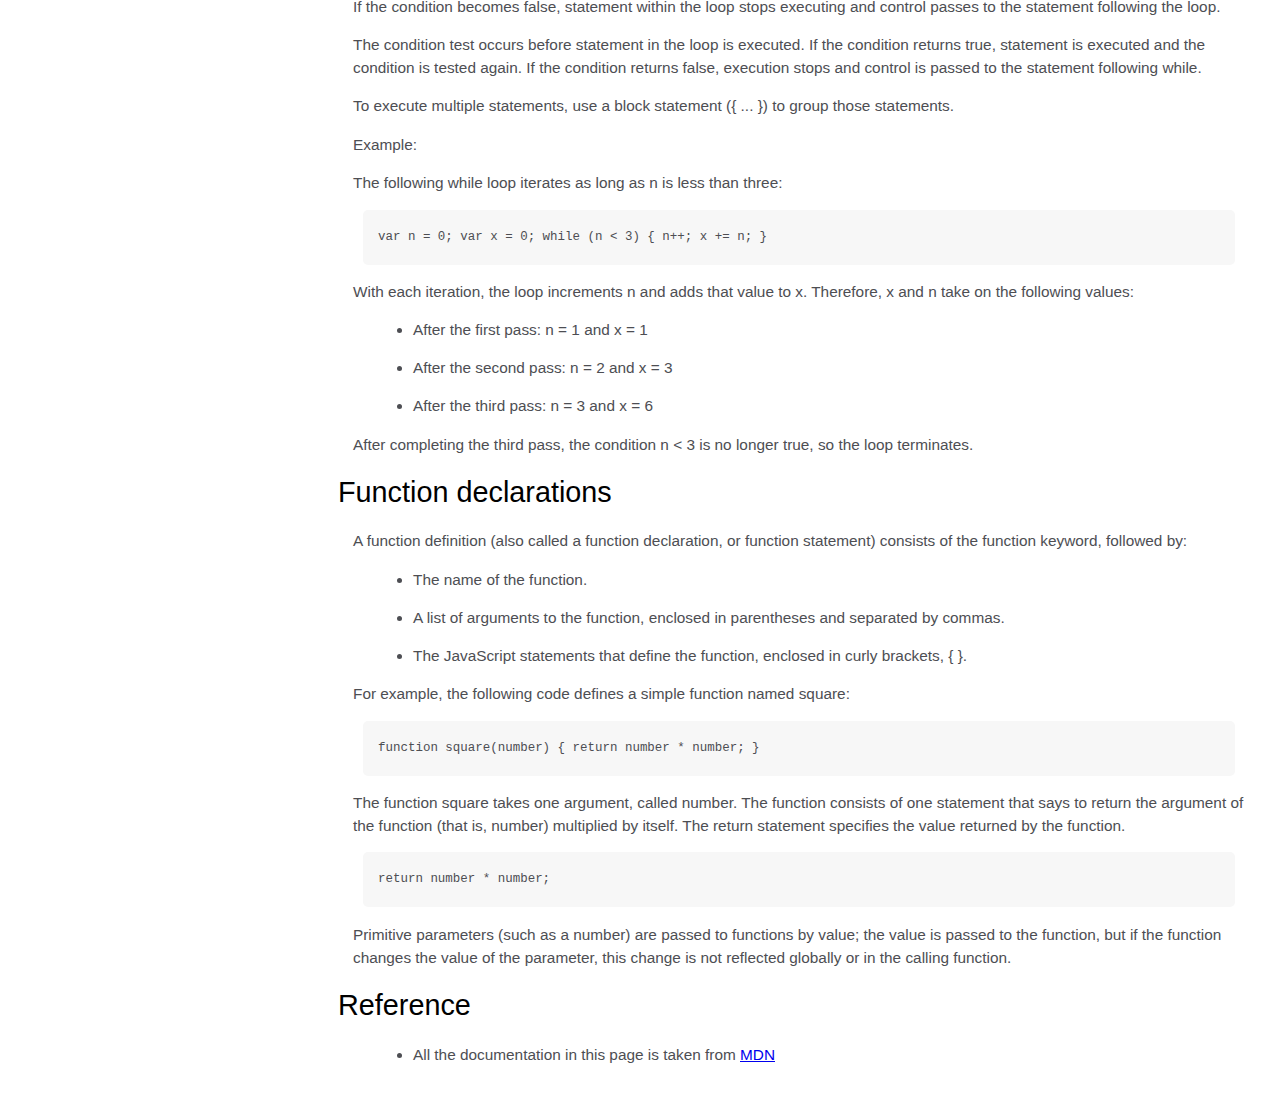
<file: Resume/projects/techdoc.html>
<!DOCTYPE html>
<html>
  <head>
    <link rel="stylesheet" href="css/tech_doc.css" />
  </head>
  <body>
    <nav id="navbar">
      <header>JS Documentation</header>
      <ul>
        <li><a class="nav-link" href="#Introduction">Introduction</a></li>
        <li>
          <a class="nav-link" href="#What_you_should_already_know"
            >What you should already know</a
          >
        </li>
        <li>
          <a class="nav-link" href="#JavaScript_and_Java"
            >JavaScript and Java</a
          >
        </li>
        <li><a class="nav-link" href="#Hello_world">Hello world</a></li>
        <li><a class="nav-link" href="#Variables">Variables</a></li>
        <li>
          <a class="nav-link" href="#Declaring_variables"
            >Declaring variables</a
          >
        </li>
        <li><a class="nav-link" href="#Variable_scope">Variable scope</a></li>
        <li>
          <a class="nav-link" href="#Global_variables">Global variables</a>
        </li>
        <li><a class="nav-link" href="#Constants">Constants</a></li>
        <li><a class="nav-link" href="#Data_types">Data types</a></li>
        <li>
          <a class="nav-link" href="#if...else_statement"
            >if...else statement</a
          >
        </li>
        <li><a class="nav-link" href="#while_statement">while statement</a></li>
        <li>
          <a class="nav-link" href="#Function_declarations"
            >Function declarations</a
          >
        </li>
        <li><a class="nav-link" href="#Reference">Reference</a></li>
      </ul>
    </nav>
    <main id="main-doc">
      <section class="main-section" id="Introduction">
        <header>Introduction</header>
        <article>
          <p>
            JavaScript is a cross-platform, object-oriented scripting language.
            It is a small and lightweight language. Inside a host environment
            (for example, a web browser), JavaScript can be connected to the
            objects of its environment to provide programmatic control over
            them.
          </p>

          <p>
            JavaScript contains a standard library of objects, such as Array,
            Date, and Math, and a core set of language elements such as
            operators, control structures, and statements. Core JavaScript can
            be extended for a variety of purposes by supplementing it with
            additional objects; for example:
          </p>
          <ul>
            <li>
              Client-side JavaScript extends the core language by supplying
              objects to control a browser and its Document Object Model (DOM).
              For example, client-side extensions allow an application to place
              elements on an HTML form and respond to user events such as mouse
              clicks, form input, and page navigation.
            </li>
            <li>
              Server-side JavaScript extends the core language by supplying
              objects relevant to running JavaScript on a server. For example,
              server-side extensions allow an application to communicate with a
              database, provide continuity of information from one invocation to
              another of the application, or perform file manipulations on a
              server.
            </li>
          </ul>
        </article>
      </section>
      <section class="main-section" id="What_you_should_already_know">
        <header>What you should already know</header>
        <article>
          <p>This guide assumes you have the following basic background:</p>

          <ul>
            <li>
              A general understanding of the Internet and the World Wide Web
              (WWW).
            </li>
            <li>Good working knowledge of HyperText Markup Language (HTML).</li>
            <li>
              Some programming experience. If you are new to programming, try
              one of the tutorials linked on the main page about JavaScript.
            </li>
          </ul>
        </article>
      </section>
      <section class="main-section" id="JavaScript_and_Java">
        <header>JavaScript and Java</header>
        <article>
          <p>
            JavaScript and Java are similar in some ways but fundamentally
            different in some others. The JavaScript language resembles Java but
            does not have Java's static typing and strong type checking.
            JavaScript follows most Java expression syntax, naming conventions
            and basic control-flow constructs which was the reason why it was
            renamed from LiveScript to JavaScript.
          </p>

          <p>
            In contrast to Java's compile-time system of classes built by
            declarations, JavaScript supports a runtime system based on a small
            number of data types representing numeric, Boolean, and string
            values. JavaScript has a prototype-based object model instead of the
            more common class-based object model. The prototype-based model
            provides dynamic inheritance; that is, what is inherited can vary
            for individual objects. JavaScript also supports functions without
            any special declarative requirements. Functions can be properties of
            objects, executing as loosely typed methods.
          </p>
          <p>
            JavaScript is a very free-form language compared to Java. You do not
            have to declare all variables, classes, and methods. You do not have
            to be concerned with whether methods are public, private, or
            protected, and you do not have to implement interfaces. Variables,
            parameters, and function return types are not explicitly typed.
          </p>
        </article>
      </section>
      <section class="main-section" id="Hello_world">
        <header>Hello world</header>
        <article>
          To get started with writing JavaScript, open the Scratchpad and write
          your first "Hello world" JavaScript code:
          <code
            >function greetMe(yourName) { alert("Hello " + yourName); }
            greetMe("World");
          </code>

          Select the code in the pad and hit Ctrl+R to watch it unfold in your
          browser!
        </article>
      </section>
      <section class="main-section" id="Variables">
        <header>Variables</header>
        <p>
          You use variables as symbolic names for values in your application.
          The names of variables, called identifiers, conform to certain rules.
        </p>
        <p>
          A JavaScript identifier must start with a letter, underscore (_), or
          dollar sign ($); subsequent characters can also be digits (0-9).
          Because JavaScript is case sensitive, letters include the characters
          "A" through "Z" (uppercase) and the characters "a" through "z"
          (lowercase).
        </p>
        <p>
          You can use ISO 8859-1 or Unicode letters such as å and ü in
          identifiers. You can also use the Unicode escape sequences as
          characters in identifiers. Some examples of legal names are
          Number_hits, temp99, and _name.
        </p>
      </section>
      <section class="main-section" id="Declaring_variables">
        <header>Declaring variables</header>
        <article>
          You can declare a variable in three ways:
          <p>
            With the keyword var. For example, <code>var x = 42.</code> This
            syntax can be used to declare both local and global variables.
          </p>
          <p>
            By simply assigning it a value. For example,
            <code>x = 42.</code> This always declares a global variable. It
            generates a strict JavaScript warning. You shouldn't use this
            variant.
          </p>
          <p>
            With the keyword let. For example,<code> let y = 13.</code> This
            syntax can be used to declare a block scope local variable. See
            Variable scope below.
          </p>
        </article>
      </section>
      <section class="main-section" id="Variable_scope">
        <header>Variable scope</header>
        <article>
          <p>
            When you declare a variable outside of any function, it is called a
            global variable, because it is available to any other code in the
            current document. When you declare a variable within a function, it
            is called a local variable, because it is available only within that
            function.
          </p>

          <p>
            JavaScript before ECMAScript 2015 does not have block statement
            scope; rather, a variable declared within a block is local to the
            function (or global scope) that the block resides within. For
            example the following code will log 5, because the scope of x is the
            function (or global context) within which x is declared, not the
            block, which in this case is an if statement.
          </p>
          <code>if (true) { var x = 5; } console.log(x); // 5</code>
          <p>
            This behavior changes, when using the let declaration introduced in
            ECMAScript 2015.
          </p>

          <code
            >if (true) { let y = 5; } console.log(y); // ReferenceError: y is
            not defined</code
          >
        </article>
      </section>
      <section class="main-section" id="Global_variables">
        <header>Global variables</header>
        <article>
          <p>
            Global variables are in fact properties of the global object. In web
            pages the global object is window, so you can set and access global
            variables using the window.variable syntax.
          </p>

          <p>
            Consequently, you can access global variables declared in one window
            or frame from another window or frame by specifying the window or
            frame name. For example, if a variable called phoneNumber is
            declared in a document, you can refer to this variable from an
            iframe as parent.phoneNumber.
          </p>
        </article>
      </section>
      <section class="main-section" id="Constants">
        <header>Constants</header>
        <article>
          <p>
            You can create a read-only, named constant with the const keyword.
            The syntax of a constant identifier is the same as for a variable
            identifier: it must start with a letter, underscore or dollar sign
            and can contain alphabetic, numeric, or underscore characters.
          </p>

          <code>const PI = 3.14;</code>
          <p>
            A constant cannot change value through assignment or be re-declared
            while the script is running. It has to be initialized to a value.
          </p>

          <p>
            The scope rules for constants are the same as those for let block
            scope variables. If the const keyword is omitted, the identifier is
            assumed to represent a variable.
          </p>

          <p>
            You cannot declare a constant with the same name as a function or
            variable in the same scope. For example:
          </p>

          <code
            >// THIS WILL CAUSE AN ERROR function f() {}; const f = 5; // THIS
            WILL CAUSE AN ERROR ALSO function f() { const g = 5; var g;
            //statements }</code
          >
          However, object attributes are not protected, so the following
          statement is executed without problems.
          <code
            >const MY_OBJECT = {"key": "value"}; MY_OBJECT.key =
            "otherValue";</code
          >
        </article>
      </section>
      <section class="main-section" id="Data_types">
        <header>Data types</header>
        <article>
          <p>The latest ECMAScript standard defines seven data types:</p>
          <ul>
            <li>
              <p>Six data types that are primitives:</p>
              <ul>
                <li>Boolean. true and false.</li>
                <li>
                  null. A special keyword denoting a null value. Because
                  JavaScript is case-sensitive, null is not the same as Null,
                  NULL, or any other variant.
                </li>
                <li>
                  undefined. A top-level property whose value is undefined.
                </li>
                <li>Number. 42 or 3.14159.</li>
                <li>String. "Howdy"</li>
                <li>
                  Symbol (new in ECMAScript 2015). A data type whose instances
                  are unique and immutable.
                </li>
              </ul>
            </li>

            <li>and Object</li>
          </ul>
          Although these data types are a relatively small amount, they enable
          you to perform useful functions with your applications. Objects and
          functions are the other fundamental elements in the language. You can
          think of objects as named containers for values, and functions as
          procedures that your application can perform.
        </article>
      </section>
      <section class="main-section" id="if...else_statement">
        <header>if...else statement</header>
        <article>
          Use the if statement to execute a statement if a logical condition is
          true. Use the optional else clause to execute a statement if the
          condition is false. An if statement looks as follows:

          <code>if (condition) { statement_1; } else { statement_2; }</code>
          condition can be any expression that evaluates to true or false. See
          Boolean for an explanation of what evaluates to true and false. If
          condition evaluates to true, statement_1 is executed; otherwise,
          statement_2 is executed. statement_1 and statement_2 can be any
          statement, including further nested if statements.
          <p>
            You may also compound the statements using else if to have multiple
            conditions tested in sequence, as follows:
          </p>
          <code
            >if (condition_1) { statement_1; } else if (condition_2) {
            statement_2; } else if (condition_n) { statement_n; } else {
            statement_last; }
          </code>
          In the case of multiple conditions only the first logical condition
          which evaluates to true will be executed. To execute multiple
          statements, group them within a block statement ({ ... }) . In
          general, it's good practice to always use block statements, especially
          when nesting if statements:

          <code
            >if (condition) { statement_1_runs_if_condition_is_true;
            statement_2_runs_if_condition_is_true; } else {
            statement_3_runs_if_condition_is_false;
            statement_4_runs_if_condition_is_false; }</code
          >
          It is advisable to not use simple assignments in a conditional
          expression, because the assignment can be confused with equality when
          glancing over the code. For example, do not use the following code:
          <code>if (x = y) { /* statements here */ }</code> If you need to use
          an assignment in a conditional expression, a common practice is to put
          additional parentheses around the assignment. For example:

          <code>if ((x = y)) { /* statements here */ }</code>
        </article>
      </section>
      <section class="main-section" id="while_statement">
        <header>while statement</header>
        <article>
          A while statement executes its statements as long as a specified
          condition evaluates to true. A while statement looks as follows:

          <code>while (condition) statement</code> If the condition becomes
          false, statement within the loop stops executing and control passes to
          the statement following the loop.

          <p>
            The condition test occurs before statement in the loop is executed.
            If the condition returns true, statement is executed and the
            condition is tested again. If the condition returns false, execution
            stops and control is passed to the statement following while.
          </p>

          <p>
            To execute multiple statements, use a block statement ({ ... }) to
            group those statements.
          </p>

          Example:

          <p>
            The following while loop iterates as long as n is less than three:
          </p>

          <code>var n = 0; var x = 0; while (n &lt; 3) { n++; x += n; }</code>
          <p>
            With each iteration, the loop increments n and adds that value to x.
            Therefore, x and n take on the following values:
          </p>

          <ul>
            <li>After the first pass: n = 1 and x = 1</li>
            <li>After the second pass: n = 2 and x = 3</li>
            <li>After the third pass: n = 3 and x = 6</li>
          </ul>
          <p>
            After completing the third pass, the condition n &lt; 3 is no longer
            true, so the loop terminates.
          </p>
        </article>
      </section>
      <section class="main-section" id="Function_declarations">
        <header>Function declarations</header>
        <article>
          A function definition (also called a function declaration, or function
          statement) consists of the function keyword, followed by:

          <ul>
            <li>The name of the function.</li>
            <li>
              A list of arguments to the function, enclosed in parentheses and
              separated by commas.
            </li>
            <li>
              The JavaScript statements that define the function, enclosed in
              curly brackets, { }.
            </li>
          </ul>
          <p>
            For example, the following code defines a simple function named
            square:
          </p>

          <code>function square(number) { return number * number; }</code>
          <p>
            The function square takes one argument, called number. The function
            consists of one statement that says to return the argument of the
            function (that is, number) multiplied by itself. The return
            statement specifies the value returned by the function.
          </p>
          <code>return number * number;</code>
          <p>
            Primitive parameters (such as a number) are passed to functions by
            value; the value is passed to the function, but if the function
            changes the value of the parameter, this change is not reflected
            globally or in the calling function.
          </p>
        </article>
      </section>
      <section class="main-section" id="Reference">
        <header>Reference</header>
        <article>
          <ul>
            <li>
              All the documentation in this page is taken from
              <a
                href="https://developer.mozilla.org/en-US/docs/Web/JavaScript/Guide"
                target="_blank"
                >MDN</a
              >
            </li>
          </ul>
        </article>
      </section>
    </main>
  </body>
</html>
</file>
<file: Resume/css/techdoc.css>
html,
body {
  min-width: 290px;
  color: #4d4e53;
  background-color: #ffffff;
  font-family: 'Open Sans', Arial, sans-serif;
  line-height: 1.5;
}

#navbar {
  position: fixed;
  min-width: 290px;
  top: 0px;
  left: 0px;
  width: 300px;
  height: 100%;
  border-right: solid;
  border-color: rgba(0, 22, 22, 0.4);
}

header {
  color: black;
  margin: 10px;
  text-align: center;
  font-size: 1.8em;
  font-weight: thin;
}

#main-doc header {
  text-align: left;
  margin: 0px;
}

#navbar ul {
  height: 88%;
  padding: 0;
  overflow-y: auto;
  overflow-x: hidden;
}

#navbar li {
  color: #4d4e53;
  border-top: 1px solid;
  list-style: none;
  position: relative;
  width: 100%;
}

#navbar a {
  display: block;
  padding: 10px 30px;
  color: #4d4e53;
  text-decoration: none;
  cursor: pointer;
}

#main-doc {
  position: absolute;
  margin-left: 310px;
  padding: 20px;
  margin-bottom: 110px;
}

section article {
  color: #4d4e53;
  margin: 15px;
  font-size: 0.96em;
}

section li {
  margin: 15px 0px 0px 20px;
}

code {
  display: block;
  text-align: left;
  white-space: pre-line;
  position: relative;
  word-break: normal;
  word-wrap: normal;
  line-height: 2;
  background-color: #f7f7f7;
  padding: 15px;
  margin: 10px;
  border-radius: 5px;
}

@media only screen and (max-width: 815px) {
  /* For mobile phones: */
  #navbar ul {
    border: 1px solid;
    height: 207px;
  }

  #navbar {
    background-color: white;
    position: absolute;
    top: 0;
    padding: 0;
    margin: 0;
    width: 100%;
    max-height: 275px;
    border: none;
    z-index: 1;
    border-bottom: 2px solid;
  }

  #main-doc {
    position: relative;
    margin-left: 0px;
    margin-top: 270px;
  }
}

@media only screen and (max-width: 400px) {
  #main-doc {
    margin-left: -10px;
  }

  code {
    margin-left: -20px;
    width: 100%;
    padding: 15px;
    padding-left: 10px;
    padding-right: 45px;
    min-width: 233px;
  }
}
</file>
<file: Resume/css/tributepage.css>
html {
    /* Setting a base font size of 10px give us easier rem calculations
         Info: 1rem === 10px, 1.5rem === 15px, 2rem === 20px and so forth
       */
    font-size: 10px;
  }
  
  body {
    /* Native font stack https://getbootstrap.com/docs/4.2/content/reboot/#native-font-stack */
    font-family: -apple-system, BlinkMacSystemFont, 'Segoe UI', 'Roboto',
      'Helvetica Neue', Arial, sans-serif;
    font-size: 1.6rem;
    line-height: 1.5;
    text-align: center;
    color: #333;
    margin: 0;
  }
  
  h1 {
    font-size: 4rem;
    margin-bottom: 0;
  }
  
  @media (max-width: 460px) {
    h1 {
      font-size: 3.5rem;
      line-height: 1.2;
    }
  }
  
  h2 {
    font-size: 3.25rem;
  }
  
  a {
    color: #477ca7;
  }
  
  a:visited {
    color: #74638f;
  }
  
  #main {
    margin: 30px 8px;
    padding: 15px;
    border-radius: 5px;
    background: #eee;
  }
  
  @media (max-width: 460px) {
    #main {
      margin: 0;
    }
  }
  
  img {
    max-width: 100%;
    display: block;
    height: auto;
    margin: 0 auto;
  }
  
  #img-div {
    background: white;
    padding: 10px;
    margin: 0;
  }
  
  #img-caption {
    margin: 15px 0 5px 0;
  }
  
  @media (max-width: 460px) {
    #img-caption {
      font-size: 1.4rem;
    }
  }
  
  #headline {
    margin: 50px 0;
    text-align: center;
  }
  
  ul {
    max-width: 550px;
    margin: 0 auto 50px auto;
    text-align: left;
    line-height: 1.6;
  }
  
  li {
    margin: 16px 0;
  }
  
  blockquote {
    font-style: italic;
    max-width: 545px;
    margin: 0 auto 50px auto;
    text-align: left;
  }
</file>
<file: Resume/projects/css/tech_doc.css>
html,
body {
  min-width: 290px;
  color: #4d4e53;
  background-color: #ffffff;
  font-family: 'Open Sans', Arial, sans-serif;
  line-height: 1.5;
}

#navbar {
  position: fixed;
  min-width: 290px;
  top: 0px;
  left: 0px;
  width: 300px;
  height: 100%;
  border-right: solid;
  border-color: rgba(0, 22, 22, 0.4);
}

header {
  color: black;
  margin: 10px;
  text-align: center;
  font-size: 1.8em;
  font-weight: thin;
}

#main-doc header {
  text-align: left;
  margin: 0px;
}

#navbar ul {
  height: 88%;
  padding: 0;
  overflow-y: auto;
  overflow-x: hidden;
}

#navbar li {
  color: #4d4e53;
  border-top: 1px solid;
  list-style: none;
  position: relative;
  width: 100%;
}

#navbar a {
  display: block;
  padding: 10px 30px;
  color: #4d4e53;
  text-decoration: none;
  cursor: pointer;
}

#main-doc {
  position: absolute;
  margin-left: 310px;
  padding: 20px;
  margin-bottom: 110px;
}

section article {
  color: #4d4e53;
  margin: 15px;
  font-size: 0.96em;
}

section li {
  margin: 15px 0px 0px 20px;
}

code {
  display: block;
  text-align: left;
  white-space: pre-line;
  position: relative;
  word-break: normal;
  word-wrap: normal;
  line-height: 2;
  background-color: #f7f7f7;
  padding: 15px;
  margin: 10px;
  border-radius: 5px;
}

@media only screen and (max-width: 815px) {
  /* For mobile phones: */
  #navbar ul {
    border: 1px solid;
    height: 207px;
  }

  #navbar {
    background-color: white;
    position: absolute;
    top: 0;
    padding: 0;
    margin: 0;
    width: 100%;
    max-height: 275px;
    border: none;
    z-index: 1;
    border-bottom: 2px solid;
  }

  #main-doc {
    position: relative;
    margin-left: 0px;
    margin-top: 270px;
  }
}

@media only screen and (max-width: 400px) {
  #main-doc {
    margin-left: -10px;
  }

  code {
    margin-left: -20px;
    width: 100%;
    padding: 15px;
    padding-left: 10px;
    padding-right: 45px;
    min-width: 233px;
  }
}
</file>
<file: Resume/css/clean-blog.min.css>
/*!
 * Start Bootstrap - Clean Blog v3.3.7+1 (http://startbootstrap.com/template-overviews/clean-blog)
 * Copyright 2013-2016 Start Bootstrap
 * Licensed under MIT (https://github.com/BlackrockDigital/startbootstrap/blob/gh-pages/LICENSE)
 */a,body{color:#333}.navbar-custom .nav li a,.navbar-custom .navbar-brand,h1,h2,h3,h4,h5,h6{font-weight:800}.caption,.intro-header .page-heading,.intro-header .site-heading,footer .copyright{text-align:center}body{font-family:Lora,'Times New Roman',serif;font-size:20px;-webkit-tap-highlight-color:#0085A1}.intro-header .page-heading .subheading,.intro-header .post-heading .subheading,.intro-header .site-heading .subheading,.navbar-custom,h1,h2,h3,h4,h5,h6{font-family:'Open Sans','Helvetica Neue',Helvetica,Arial,sans-serif}p{line-height:1.5;margin:30px 0}p a{text-decoration:underline}a:focus,a:hover{color:#0085A1}a img:focus,a img:hover{cursor:zoom-in}blockquote{color:#777;font-style:italic}hr.small{max-width:100px;margin:15px auto;border-width:4px;border-color:#fff}.navbar-custom{position:absolute;top:0;left:0;width:100%;z-index:3}.navbar-custom .navbar-header .navbar-toggle{color:#777;font-weight:800;text-transform:uppercase;font-size:12px}.navbar-custom .nav li a{text-transform:uppercase;font-size:12px;letter-spacing:1px}@media only screen and (min-width:768px){.navbar-custom{background:0 0;border-bottom:1px solid transparent}.navbar-custom .navbar-brand{color:#fff;padding:20px}.navbar-custom .navbar-brand:focus,.navbar-custom .navbar-brand:hover{color:rgba(255,255,255,.8)}.navbar-custom .nav li a{color:#fff;padding:20px}.navbar-custom .nav li a:focus,.navbar-custom .nav li a:hover{color:rgba(255,255,255,.8)}}@media only screen and (min-width:1170px){.navbar-custom{-webkit-transition:background-color .3s;-moz-transition:background-color .3s;transition:background-color .3s;-webkit-transform:translate3d(0,0,0);-moz-transform:translate3d(0,0,0);-ms-transform:translate3d(0,0,0);-o-transform:translate3d(0,0,0);transform:translate3d(0,0,0);-webkit-backface-visibility:hidden;backface-visibility:hidden}.navbar-custom.is-fixed{position:fixed;top:-61px;background-color:rgba(255,255,255,.9);border-bottom:1px solid #f2f2f2;-webkit-transition:-webkit-transform .3s;-moz-transition:-moz-transform .3s;transition:transform .3s}.navbar-custom.is-fixed .navbar-brand{color:#333}.navbar-custom.is-fixed .navbar-brand:focus,.navbar-custom.is-fixed .navbar-brand:hover{color:#0085A1}.navbar-custom.is-fixed .nav li a{color:#333}.navbar-custom.is-fixed .nav li a:focus,.navbar-custom.is-fixed .nav li a:hover{color:#0085A1}.navbar-custom.is-visible{-webkit-transform:translate3d(0,100%,0);-moz-transform:translate3d(0,100%,0);-ms-transform:translate3d(0,100%,0);-o-transform:translate3d(0,100%,0);transform:translate3d(0,100%,0)}}.intro-header{background:center center no-repeat;-webkit-background-size:cover;-moz-background-size:cover;background-size:cover;-o-background-size:cover;margin-bottom:50px}.intro-header .page-heading,.intro-header .post-heading,.intro-header .site-heading{padding:100px 0 50px;color:#fff}.intro-header .page-heading h1,.intro-header .site-heading h1{margin-top:0;font-size:50px}.intro-header .page-heading .subheading,.intro-header .site-heading .subheading{font-size:24px;line-height:1.1;display:block;font-weight:300;margin:10px 0 0}@media only screen and (min-width:768px){.intro-header .page-heading,.intro-header .post-heading,.intro-header .site-heading{padding:150px 0}.intro-header .page-heading h1,.intro-header .site-heading h1{font-size:80px}}.intro-header .post-heading h1{font-size:35px}.intro-header .post-heading .meta,.intro-header .post-heading .subheading{line-height:1.1;display:block}.intro-header .post-heading .subheading{font-size:24px;margin:10px 0 30px;font-weight:600}.intro-header .post-heading .meta{font-family:Lora,'Times New Roman',serif;font-style:italic;font-weight:300;font-size:20px}.intro-header .post-heading .meta a{color:#fff}@media only screen and (min-width:768px){.intro-header .post-heading h1{font-size:55px}.intro-header .post-heading .subheading{font-size:30px}}.post-preview>a{color:#333}.post-preview>a:focus,.post-preview>a:hover{text-decoration:none;color:#0085A1}.post-preview>a>.post-title{font-size:30px;margin-top:30px;margin-bottom:10px}.post-preview>a>.post-subtitle{margin:0 0 10px;font-weight:300}.post-preview>.post-meta{color:#777;font-size:18px;font-style:italic;margin-top:0}.post-preview>.post-meta>a{text-decoration:none;color:#333}.post-preview>.post-meta>a:focus,.post-preview>.post-meta>a:hover{color:#0085A1;text-decoration:underline}@media only screen and (min-width:768px){.post-preview>a>.post-title{font-size:36px}}.section-heading{font-size:36px;margin-top:60px;font-weight:700}.btn,.pager li>a,.pager li>span{font-family:'Open Sans','Helvetica Neue',Helvetica,Arial,sans-serif;text-transform:uppercase;font-weight:800;letter-spacing:1px}.caption{font-size:14px;padding:10px;font-style:italic;margin:0;display:block;border-bottom-right-radius:5px;border-bottom-left-radius:5px}footer{padding:50px 0 65px}footer .list-inline{margin:0;padding:0}footer .copyright{font-size:14px;margin-bottom:0}.floating-label-form-group{font-size:14px;position:relative;margin-bottom:0;padding-bottom:.5em;border-bottom:1px solid #eee}.floating-label-form-group input,.floating-label-form-group textarea{z-index:1;position:relative;padding-right:0;padding-left:0;border:none;border-radius:0;font-size:1.5em;background:0 0;box-shadow:none!important;resize:none}.floating-label-form-group label{display:block;z-index:0;position:relative;top:2em;margin:0;font-size:.85em;line-height:1.764705882em;vertical-align:middle;vertical-align:baseline;opacity:0;-webkit-transition:top .3s ease,opacity .3s ease;-moz-transition:top .3s ease,opacity .3s ease;-ms-transition:top .3s ease,opacity .3s ease;transition:top .3s ease,opacity .3s ease}.floating-label-form-group::not(:first-child){padding-left:14px;border-left:1px solid #eee}.floating-label-form-group-with-value label{top:0;opacity:1}.floating-label-form-group-with-focus label{color:#0085A1}form .row:first-child .floating-label-form-group{border-top:1px solid #eee}.btn{font-size:14px;border-radius:0;padding:15px 25px}.btn-lg{font-size:16px;padding:25px 35px}.btn-default:focus,.btn-default:hover{background-color:#0085A1;border:1px solid #0085A1;color:#fff}.pager{margin:20px 0 0}.pager li>a,.pager li>span{font-size:14px;padding:15px 25px;background-color:#fff;border-radius:0}.pager li>a:focus,.pager li>a:hover{color:#fff;background-color:#0085A1;border:1px solid #0085A1}.pager .disabled>a,.pager .disabled>a:focus,.pager .disabled>a:hover,.pager .disabled>span{color:#777;background-color:#333;cursor:not-allowed}::-moz-selection{color:#fff;text-shadow:none;background:#0085A1}::selection{color:#fff;text-shadow:none;background:#0085A1}img::selection{color:#fff;background:0 0}img::-moz-selection{color:#fff;background:0 0}
</file>
